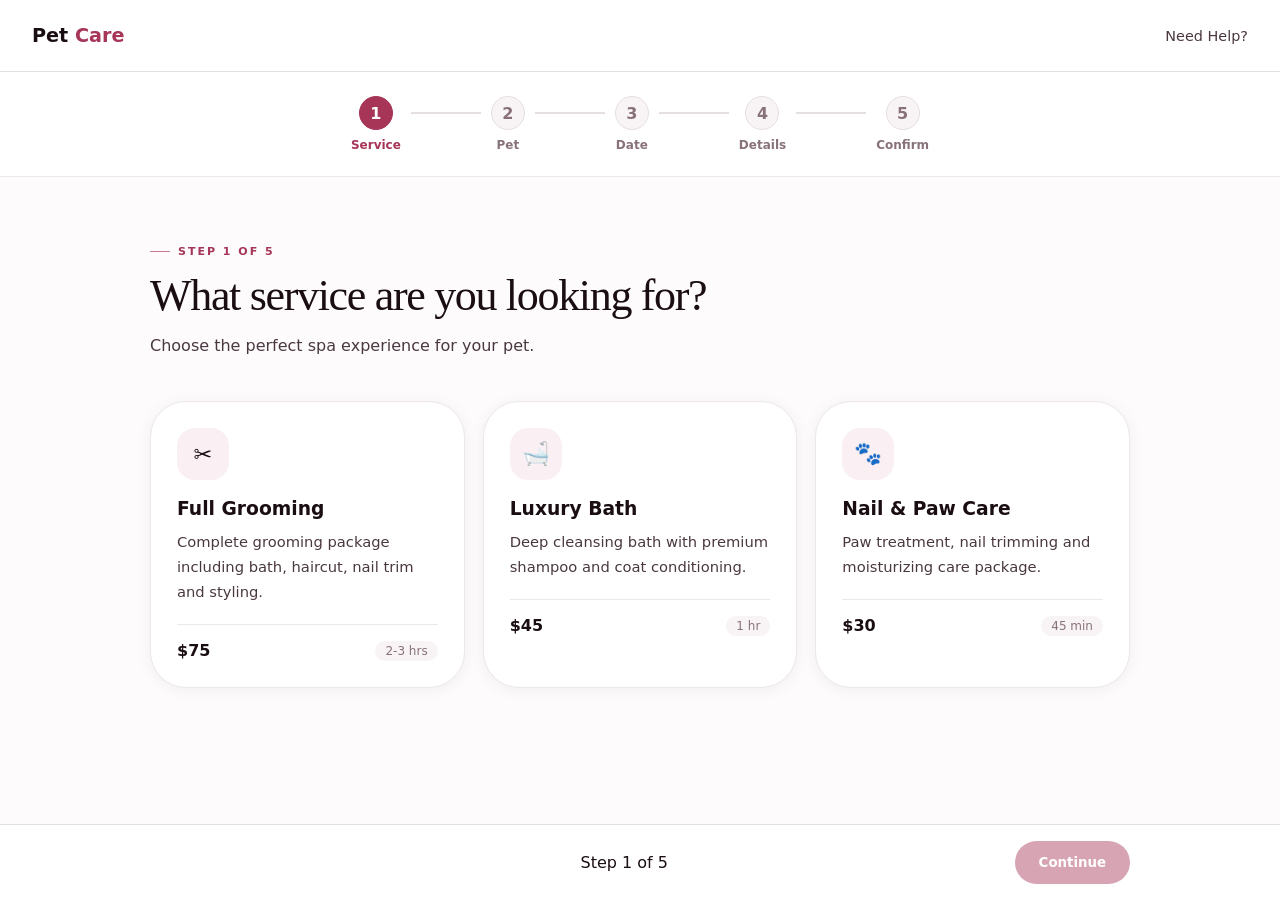
<file: pages/bookingcopy.html>
<!DOCTYPE html>
<html lang="en">
  <head>
    <meta charset="UTF-8" />
    <meta name="viewport" content="width=device-width, initial-scale=1.0" />
    <title>Pet Spa Booking</title>
    <link rel="icon" href="/public/assets/favicon.png?v=3">

    <style>
      :root {
        --pink: #a63558;
        --pink-dark: #7c2341;
        --pink-light: #c97892;
        --pink-pale: #faf0f3;
        --pink-border: #e3cdd5;
        --pink-muted: #edd5dc;
        --white: #ffffff;
        --bg: #fdfbfc;
        --surface: #f8f4f6;
        --surface-alt: #f2edf0;
        --border: #e5dee2;
        --border-soft: #ede7ea;
        --text: #1a0e12;
        --text-body: #4a3840;
        --text-muted: #887278;
        --shadow-xs: 0 1px 3px rgba(26, 18, 20, 0.04);
        --shadow-sm: 0 2px 12px rgba(26, 18, 20, 0.06);
        --shadow-md: 0 8px 28px rgba(26, 18, 20, 0.08);
        --shadow-lg: 0 20px 56px rgba(26, 18, 20, 0.1);
        --shadow-card: 0 2px 16px rgba(26, 18, 20, 0.055);
        --r-sm: 8px;
        --r-md: 16px;
        --r-lg: 24px;
        --r-xl: 36px;
        --r-2xl: 48px;
        --r-pill: 9999px;
        --ease: cubic-bezier(0.22, 1, 0.36, 1);
        --t-fast: 150ms ease;
        --t-base: 220ms ease;
        --t-smooth: 360ms cubic-bezier(0.22, 1, 0.36, 1);
        --font-body: 'Manrope', system-ui, -apple-system, sans-serif;
        --font-display: 'Playfair Display', Georgia, 'Times New Roman', serif;
      }
      * {
        margin: 0;
        padding: 0;
        box-sizing: border-box;
      }

      body {
        font-family: var(--font-body);
        background: var(--bg);
        color: var(--text);
      }

      button,
      input,
      textarea {
        font-family: inherit;
      }

      .booking-body {
        min-height: 100vh;
        display: flex;
        flex-direction: column;
      }

      /* HEADER */
      .bk-header {
        position: sticky;
        top: 0;
        z-index: 100;
        height: 72px;
        background: rgba(255, 255, 255, 0.92);
        backdrop-filter: blur(20px);
        border-bottom: 1px solid var(--border);
        display: flex;
        align-items: center;
        justify-content: space-between;
        padding: 0 32px;
      }

      .logo {
        font-size: 1.2rem;
        font-weight: 700;
      }

      .logo span {
        color: var(--pink);
      }

      .bk-header__help {
        text-decoration: none;
        color: var(--text-body);
        font-size: 0.9rem;
      }

      /* PROGRESS */
      .bk-progress-wrap {
        background: #fff;
        border-bottom: 1px solid var(--border-soft);
        padding: 24px 0;
      }

      .bk-progress {
        width: min(760px, 92%);
        margin: auto;
        display: flex;
        align-items: center;
        justify-content: center;
      }

      .bk-step {
        display: flex;
        flex-direction: column;
        align-items: center;
        gap: 8px;
      }

      .bk-step__num {
        width: 34px;
        height: 34px;
        border-radius: 50%;
        border: 1.5px solid var(--border);
        background: var(--surface);
        display: flex;
        align-items: center;
        justify-content: center;
        font-weight: 700;
        color: var(--text-muted);
        transition: 0.3s;
      }

      .bk-step__label {
        font-size: 0.75rem;
        color: var(--text-muted);
        font-weight: 600;
      }

      .bk-step.active .bk-step__num {
        background: var(--pink);
        border-color: var(--pink);
        color: #fff;
      }

      .bk-step.active .bk-step__label {
        color: var(--pink);
      }

      .bk-step.done .bk-step__num {
        background: var(--pink-pale);
        border-color: var(--pink);
        color: var(--pink);
      }

      .bk-step-line {
        flex: 1;
        height: 2px;
        background: var(--border);
        margin: 0 10px 22px;
        max-width: 70px;
      }

      .bk-step-line.done {
        background: var(--pink);
      }

      /* MAIN */
      .bk-main {
        flex: 1;
        padding: 60px 0 140px;
      }

      .bk-container {
        width: min(980px, 92%);
        margin: auto;
      }

      .bk-panel {
        display: none;
      }

      .bk-panel.active {
        display: block;
        animation: fade 0.4s ease;
      }

      @keyframes fade {
        from {
          opacity: 0;
          transform: translateY(10px);
        }
        to {
          opacity: 1;
          transform: translateY(0);
        }
      }

      .bk-panel__header {
        margin-bottom: 40px;
      }
      .bk-field-group.has-success .bk-input {
        border-color: #7bae8d;
        background: #fcfffd;
        box-shadow: 0 0 0 4px rgba(123, 174, 141, 0.1),
          0 10px 30px rgba(123, 174, 141, 0.08);
      }

      .bk-panel__header h2 {
        font-family: var(--font-display);
        font-size: clamp(1.75rem, 4vw, 2.75rem);
        font-weight: 500;
        letter-spacing: -0.03em;
        color: var(--text);
        margin: 14px 0 12px;
        line-height: 1.1;
      }

      .bk-panel__header p {
        color: var(--text-body);
        line-height: 1.8;
      }

      /* SERVICES */
      .bk-service-grid {
        display: grid;
        grid-template-columns: repeat(3, 1fr);
        gap: 18px;
      }

      .bk-service-card {
        background: #fff;
        border: 1.5px solid var(--border-soft);
        border-radius: var(--r-xl);
        padding: 26px;
        cursor: pointer;
        transition: 0.25s;
        box-shadow: var(--shadow-card);
      }

      .bk-service-card:hover {
        transform: translateY(-4px);
        border-color: var(--pink-border);
      }

      .bk-service-card.selected {
        border-color: var(--pink);
        box-shadow: 0 0 0 3px rgba(166, 53, 88, 0.12);
      }

      .bk-service-card__icon {
        width: 52px;
        height: 52px;
        border-radius: 18px;
        background: var(--pink-pale);
        display: flex;
        align-items: center;
        justify-content: center;
        font-size: 1.4rem;
        margin-bottom: 18px;
      }

      .bk-service-card h3 {
        margin-bottom: 10px;
      }

      .bk-service-card p {
        color: var(--text-body);
        line-height: 1.7;
        font-size: 0.92rem;
      }

      .bk-service-card__footer {
        margin-top: 20px;
        padding-top: 16px;
        border-top: 1px solid var(--border-soft);
        display: flex;
        justify-content: space-between;
      }

      .bk-confirm-callout svg {
        width: 20px;
        height: 20px;
        stroke: var(--pink);
        flex-shrink: 0;
        margin-top: 1px;
      }
      /* TYPE */
      .bk-pet-section {
        display: flex;
        flex-direction: column;
        gap: 30px;
      }

      .bk-label {
        display: block;
        margin-bottom: 12px;
        font-weight: 700;
      }

      .bk-type-grid,
      .bk-size-grid,
      .bk-age-grid {
        display: grid;
        gap: 12px;
      }

      .bk-type-grid {
        grid-template-columns: repeat(4, 1fr);
      }

      .bk-size-grid {
        grid-template-columns: repeat(4, 1fr);
      }

      .bk-age-grid {
        grid-template-columns: repeat(3, 1fr);
      }

      .bk-type-btn,
      .bk-size-btn,
      .bk-age-btn {
        border: 1.5px solid var(--border);
        background: #fff;
        border-radius: 20px;
        padding: 18px;
        cursor: pointer;
        transition: 0.2s;
        font-weight: 600;
      }

      .bk-type-btn:hover,
      .bk-size-btn:hover,
      .bk-age-btn:hover {
        border-color: var(--pink-border);
      }

      .bk-type-btn.selected,
      .bk-size-btn.selected,
      .bk-age-btn.selected {
        background: var(--pink-pale);
        border-color: var(--pink);
        color: var(--pink);
      }

      /* INPUT */
      .bk-input {
        width: 100%;
        border: 1.5px solid var(--border);
        background: #fff;
        border-radius: 16px;
        padding: 14px 16px;
        outline: none;
        transition: 0.2s;
      }

      .bk-input:focus {
        border-color: var(--pink);
        box-shadow: 0 0 0 4px rgba(166, 53, 88, 0.08);
      }

      .bk-form {
        display: flex;
        flex-direction: column;
        gap: 18px;
      }

      .bk-form__row {
        display: grid;
        grid-template-columns: 1fr 1fr;
        gap: 18px;
      }

      /* CALENDAR */
      .bk-datetime-grid {
        display: grid;
        grid-template-columns: 1fr 1fr;
        gap: 24px;
      }

      .bk-calendar,
      .bk-slots-wrap {
        background: #fff;
        border: 1px solid var(--border-soft);
        border-radius: 28px;
        padding: 24px;
        box-shadow: var(--shadow-card);
      }

      .bk-calendar__nav {
        display: flex;
        justify-content: space-between;
        align-items: center;
        margin-bottom: 20px;
      }

      .bk-cal-nav {
        width: 34px;
        height: 34px;
        border-radius: 50%;
        border: none;
        background: var(--surface);
        cursor: pointer;
      }

      .bk-calendar__grid {
        display: grid;
        grid-template-columns: repeat(7, 1fr);
        gap: 4px;
      }

      .bk-calendar__weekdays {
        display: grid;
        grid-template-columns: repeat(7, 1fr);
        margin-bottom: 10px;
        text-align: center;
        font-size: 0.75rem;
        color: var(--text-muted);
        font-weight: 700;
      }

      .bk-cal-day {
        aspect-ratio: 1;
        border: none;
        border-radius: 50%;
        background: transparent;
        cursor: pointer;
      }

      .bk-cal-day.selected {
        background: var(--pink);
        color: #fff;
      }

      .bk-cal-day.today {
        color: var(--pink);
        font-weight: 700;
      }

      .bk-cal-day:disabled {
        opacity: 0.35;
        cursor: default;
      }

      .bk-slot-grid {
        display: grid;
        grid-template-columns: repeat(3, 1fr);
        gap: 8px;
      }

      .bk-slot {
        padding: 10px;
        border-radius: 14px;
        border: 1.5px solid var(--border);
        background: #fff;
        cursor: pointer;
      }

      .bk-slot.selected {
        background: var(--pink);
        border-color: var(--pink);
        color: #fff;
      }

      .bk-slot:disabled {
        opacity: 0.4;
        text-decoration: line-through;
      }

      .bk-slots {
        display: flex;
        flex-direction: column;
        gap: 20px;
      }

      .bk-slots-empty {
        display: flex;
        align-items: center;
        justify-content: center;
        min-height: 280px;
        color: var(--text-muted);
      }

      /* SUMMARY */
      .bk-confirm-grid {
        display: grid;
        grid-template-columns: 1fr 320px;
        gap: 24px;
      }

      .bk-summary {
        background: #fff;
        border-radius: 28px;
        padding: 30px;
        border: 1px solid var(--border-soft);
      }

      .bk-summary__section {
        padding: 20px 0;
        border-bottom: 1px solid var(--border-soft);
      }

      .bk-summary__label {
        display: block;
        font-size: 0.72rem;
        color: var(--text-muted);
        margin-bottom: 8px;
        text-transform: uppercase;
        font-weight: 700;
      }

      .bk-summary__row {
        display: flex;
        justify-content: space-between;
      }

      .bk-summary__total {
        display: flex;
        justify-content: space-between;
        padding-top: 24px;
      }

      .bk-summary__total strong {
        font-size: 1.7rem;
      }

      .bk-confirm-callout {
        background: #fff;
        border-radius: 24px;
        margin-bottom: 20px;
        border: 1px solid var(--border-soft);
        padding: 22px;
      }

      /* SUCCESS */
      .bk-success {
        text-align: center;
        max-width: 560px;
        margin: auto;
      }

      .bk-success__icon {
        width: 80px;
        height: 80px;
        border-radius: 50%;
        background: linear-gradient(145deg, var(--pink), var(--pink-dark));
        color: #fff;
        font-size: 2rem;
        display: flex;
        align-items: center;
        justify-content: center;
        margin: 0 auto 26px;
      }

      .bk-success h2 {
        font-size: 3rem;
        margin-bottom: 12px;
      }

      .bk-success__details {
        margin: 30px 0;
        background: var(--surface);
        border-radius: 24px;
        padding: 24px;
        line-height: 1.8;
      }

      /* FOOTER */
      .bk-footer-nav {
        position: fixed;
        bottom: 0;
        left: 0;
        right: 0;
        background: rgba(255, 255, 255, 0.94);
        backdrop-filter: blur(18px);
        border-top: 1px solid var(--border);
        padding: 16px 0;
      }

      .bk-footer-nav__inner {
        width: min(980px, 92%);
        margin: auto;
        display: flex;
        justify-content: space-between;
        align-items: center;
      }

      .btn {
        border: none;
        padding: 14px 24px;
        border-radius: 999px;
        font-weight: 700;
        cursor: pointer;
        transition: 0.2s;
      }

      .btn-primary {
        background: var(--pink);
        color: #fff;
      }

      .btn-primary:hover {
        background: var(--pink-dark);
      }

      .btn-secondary {
        background: var(--surface);
      }

      .btn:disabled {
        opacity: 0.45;
        cursor: not-allowed;
      }
      .bk-service-card__duration {
        font-size: 0.75rem;
        color: #887278;
        background: #f8f4f6;
        padding: 3px 10px;
        border-radius: 9999px;
      }

      .eyebrow {
        display: inline-flex;
        align-items: center;
        gap: 8px;
        font-size: 0.69rem;
        font-weight: 700;
        letter-spacing: 0.18em;
        text-transform: uppercase;
        color: var(--pink);
      }

      .eyebrow::before {
        content: '';
        display: block;
        width: 20px;
        height: 1.5px;
        background: var(--pink-light);
        border-radius: 2px;
        flex-shrink: 0;
      }
      /* RESPONSIVE */
      @media (max-width: 860px) {
        .bk-service-grid {
          grid-template-columns: 1fr 1fr;
        }

        .bk-confirm-grid,
        .bk-datetime-grid {
          grid-template-columns: 1fr;
        }
      }

      @media (max-width: 640px) {
        .bk-service-grid,
        .bk-age-grid {
          grid-template-columns: 1fr;
        }

        .bk-type-grid,
        .bk-size-grid {
          grid-template-columns: 1fr 1fr;
        }

        .bk-form__row {
          grid-template-columns: 1fr;
        }

        .bk-slot-grid {
          grid-template-columns: 1fr 1fr;
        }

        .bk-step__label {
          display: none;
        }
      }
    </style>
  </head>

  <body class="booking-body">
    <header class="bk-header">
      <div class="logo">Pet <span>Care</span></div>
      <a href="#" class="bk-header__help">Need Help?</a>
    </header>

    <div class="bk-progress-wrap">
      <div class="bk-progress">
        <div class="bk-step active">
          <div class="bk-step__num">1</div>
          <div class="bk-step__label">Service</div>
        </div>

        <div class="bk-step-line"></div>

        <div class="bk-step">
          <div class="bk-step__num">2</div>
          <div class="bk-step__label">Pet</div>
        </div>

        <div class="bk-step-line"></div>

        <div class="bk-step">
          <div class="bk-step__num">3</div>
          <div class="bk-step__label">Date</div>
        </div>

        <div class="bk-step-line"></div>

        <div class="bk-step">
          <div class="bk-step__num">4</div>
          <div class="bk-step__label">Details</div>
        </div>

        <div class="bk-step-line"></div>

        <div class="bk-step">
          <div class="bk-step__num">5</div>
          <div class="bk-step__label">Confirm</div>
        </div>
      </div>
    </div>

    <main class="bk-main">
      <div class="bk-container">
        <!-- STEP 1 -->
        <section class="bk-panel active" id="bk-step-1">
          <div class="bk-panel__header">
            <span class="eyebrow">Step 1 of 5</span>
            <h2>What service are you looking for?</h2>
            <p>Choose the perfect spa experience for your pet.</p>
          </div>

          <div class="bk-service-grid">
            <div
              class="bk-service-card"
              data-service="grooming"
              data-name="Full Grooming"
              data-price="75"
              data-duration="2-3 hrs"
            >
              <div class="bk-service-card__icon">✂️</div>

              <h3>Full Grooming</h3>

              <p>
                Complete grooming package including bath, haircut, nail trim and
                styling.
              </p>

              <div class="bk-service-card__footer">
                <strong>$75</strong>
                <span class="bk-service-card__duration">2-3 hrs</span>
              </div>
            </div>

            <div
              class="bk-service-card"
              data-service="bath"
              data-name="Luxury Bath"
              data-price="45"
              data-duration="1 hr"
            >
              <div class="bk-service-card__icon">🛁</div>

              <h3>Luxury Bath</h3>

              <p>
                Deep cleansing bath with premium shampoo and coat conditioning.
              </p>

              <div class="bk-service-card__footer">
                <strong>$45</strong>
                <span class="bk-service-card__duration">1 hr</span>
              </div>
            </div>

            <div
              class="bk-service-card"
              data-service="nails"
              data-name="Nail & Paw Care"
              data-price="30"
              data-duration="45 min"
            >
              <div class="bk-service-card__icon">🐾</div>

              <h3>Nail & Paw Care</h3>

              <p>Paw treatment, nail trimming and moisturizing care package.</p>

              <div class="bk-service-card__footer">
                <strong>$30</strong>
                <span class="bk-service-card__duration">45 min</span>
              </div>
            </div>
          </div>
        </section>

        <!-- STEP 2 -->
        <section class="bk-panel" id="bk-step-2">
          <div class="bk-panel__header">
            <span class="eyebrow">Step 2 of 5</span>
            <h2>Tell us about your pet</h2>
            <p>This helps us prepare the best care experience.</p>
          </div>

          <div class="bk-pet-section">
            <div>
              <label class="bk-label">Pet Type</label>

              <div class="bk-type-grid">
                <button class="bk-type-btn" data-type="dog">🐶 Dog</button>
                <button class="bk-type-btn" data-type="cat">🐱 Cat</button>
                <button class="bk-type-btn" data-type="rabbit">
                  🐰 Rabbit
                </button>
                <button class="bk-type-btn" data-type="other">🐾 Other</button>
              </div>
            </div>

            <div id="bk-size-group">
              <label class="bk-label">Pet Size</label>

              <div class="bk-size-grid">
                <button class="bk-size-btn" data-size="small">Small</button>
                <button class="bk-size-btn" data-size="medium">Medium</button>
                <button class="bk-size-btn" data-size="large">Large</button>
                <button class="bk-size-btn" data-size="xlarge">XL</button>
              </div>
            </div>

            <div>
              <label class="bk-label">Pet Age</label>

              <div class="bk-age-grid">
                <button class="bk-age-btn" data-age="puppy">Young</button>
                <button class="bk-age-btn" data-age="adult">Adult</button>
                <button class="bk-age-btn" data-age="senior">Senior</button>
              </div>
            </div>

            <div>
              <label class="bk-label">Pet Name</label>
              <input
                type="text"
                class="bk-input"
                id="bk-pet-name"
                placeholder="Enter pet name"
              />
            </div>
          </div>
        </section>

        <!-- STEP 3 -->
        <section class="bk-panel" id="bk-step-3">
          <div class="bk-panel__header">
            <span class="eyebrow">Step 3 of 5</span>
            <h2>Choose date & time</h2>
            <p>Select an available appointment slot.</p>
          </div>

          <div class="bk-datetime-grid">
            <div class="bk-calendar">
              <div class="bk-calendar__nav">
                <button class="bk-cal-nav" id="bk-prev-month">‹</button>
                <h3 id="bk-month-label"></h3>
                <button class="bk-cal-nav" id="bk-next-month">›</button>
              </div>

              <div class="bk-calendar__weekdays">
                <span>Mon</span>
                <span>Tue</span>
                <span>Wed</span>
                <span>Thu</span>
                <span>Fri</span>
                <span>Sat</span>
                <span>Sun</span>
              </div>

              <div class="bk-calendar__grid" id="bk-cal-grid"></div>
            </div>

            <div class="bk-slots-wrap">
              <div class="bk-slots-empty" id="bk-slots-empty">
                <p>Select a date to view available time slots</p>
              </div>

              <div class="bk-slots" id="bk-slots" style="display: none">
                <h3 class="bk-slots__day" id="bk-slots-day"></h3>

                <div>
                  <p class="bk-label">Morning</p>
                  <div class="bk-slot-grid" id="bk-morning-slots"></div>
                </div>

                <div>
                  <p class="bk-label">Afternoon</p>
                  <div class="bk-slot-grid" id="bk-afternoon-slots"></div>
                </div>
              </div>
            </div>
          </div>
        </section>

        <!-- STEP 4 -->
        <section class="bk-panel" id="bk-step-4">
          <div class="bk-panel__header">
            <span class="eyebrow">Step 4 of 5</span>
            <h2>Your details</h2>
            <p>We’ll use this information to confirm your booking.</p>
          </div>

          <div class="bk-form">
            <div class="bk-form__row">
              <input class="bk-input" id="bk-first" placeholder="First name" />
              <input class="bk-input" id="bk-last" placeholder="Last name" />
            </div>

            <div class="bk-form__row">
              <input
                class="bk-input"
                id="bk-email"
                placeholder="Email address"
              />
              <input
                class="bk-input"
                id="bk-phone"
                placeholder="Phone number"
              />
            </div>

            <input
              class="bk-input"
              id="bk-breed"
              placeholder="Breed (optional)"
            />

            <textarea
              class="bk-input"
              id="bk-notes"
              rows="5"
              placeholder="Additional notes"
            ></textarea>
          </div>
        </section>

        <!-- STEP 5 -->
        <section class="bk-panel" id="bk-step-5">
          <div class="bk-panel__header">
            <span class="eyebrow">Step 5 of 5</span>
            <h2>Review and confirm</h2>
            <p>Please check your details before confirming your appointment.</p>
          </div>

          <div class="bk-confirm-grid">
            <div class="bk-summary">
              <div class="bk-summary__section">
                <span class="bk-summary__label">Service</span>
                <div class="bk-summary__row">
                  <strong id="sum-service">Veterinary Consultation</strong>
                  <span id="sum-price" class="bk-summary__price">From $75</span>
                </div>
                <span id="sum-duration" class="bk-summary__meta">45 min</span>
              </div>
              <div class="bk-summary__section">
                <span class="bk-summary__label">Your Pet</span>
                <strong id="sum-pet">"ssss" — Small Puppy</strong>
              </div>
              <div class="bk-summary__section">
                <span class="bk-summary__label">Date &amp; Time</span>
                <strong id="sum-datetime"
                  >Monday, May 18, 2026 at 1:00 PM</strong
                >
              </div>
              <div class="bk-summary__section">
                <span class="bk-summary__label">Contact</span>
                <strong id="sum-name">hai phuong</strong>
                <span id="sum-email" class="bk-summary__meta"
                  >luaherry@gmail.com</span
                >
                <span id="sum-phone" class="bk-summary__meta"
                  >+84901234567</span
                >
              </div>
              <div class="bk-summary__total">
                <span>Estimated total</span>
                <strong id="sum-total">From </strong>
              </div>
            </div>

            <div class="bk-confirm-aside">
              <div class="bk-confirm-callout">
                <svg
                  viewBox="0 0 24 24"
                  fill="none"
                  stroke="currentColor"
                  stroke-width="1.8"
                  stroke-linecap="round"
                  stroke-linejoin="round"
                >
                  <polyline points="20 6 9 17 4 12"></polyline>
                </svg>
                <div>
                  <strong>Free cancellation</strong>
                  <p>
                    Cancel or reschedule up to 24 hours before your appointment
                    at no charge.
                  </p>
                </div>
              </div>
              <div class="bk-confirm-callout">
                <svg
                  viewBox="0 0 24 24"
                  fill="none"
                  stroke="currentColor"
                  stroke-width="1.8"
                  stroke-linecap="round"
                  stroke-linejoin="round"
                >
                  <path
                    d="M22 16.92v3a2 2 0 0 1-2.18 2 19.79 19.79 0 0 1-8.63-3.07A19.5 19.5 0 0 1 4.69 12 19.79 19.79 0 0 1 1.61 3.18a2 2 0 0 1 1.89-2.18h3a2 2 0 0 1 2 1.72c.127.96.361 1.903.7 2.81a2 2 0 0 1-.45 2.11L7.91 8.84a16 16 0 0 0 6 6l1.27-1.27a2 2 0 0 1 2.11-.45c.907.339 1.85.573 2.81.7A2 2 0 0 1 22 16.92z"
                  ></path>
                </svg>
                <div>
                  <strong>Confirmation by email</strong>
                  <p>
                    You'll receive a confirmation and reminder 24 hours before
                    your visit.
                  </p>
                </div>
              </div>
            </div>
          </div>
        </section>

        <!-- SUCCESS -->
        <section class="bk-panel" id="bk-success">
          <div class="bk-success">
            <div class="bk-success__icon">✓</div>

            <h2>Booking Confirmed</h2>

            <p>
              Thank you for booking with Pet Care Spa. We’ve sent confirmation
              details to
              <strong id="success-email"></strong>.
            </p>

            <div class="bk-success__details" id="success-details"></div>

            <button href="../index.html" class="btn btn-primary">
              Back to Home
            </button>
          </div>
        </section>
      </div>
    </main>

    <!-- FOOTER NAV -->
    <div class="bk-footer-nav" id="bk-footer-nav">
      <div class="bk-footer-nav__inner">
        <button class="btn btn-secondary" id="bk-back">Back</button>

        <div id="bk-step-info">Step 1 of 5</div>

        <button class="btn btn-primary" id="bk-next" disabled>Continue</button>
      </div>
    </div>

    <script>
      const state = {
        step: 1,
        totalSteps: 5,
        service: null,
        serviceName: '',
        servicePrice: 0,
        serviceDuration: '',
        petType: null,
        petSize: null,
        petAge: null,
        petName: '',
        date: null,
        time: null,
        firstName: '',
        lastName: '',
        email: '',
        phone: '',
      };

      let calYear, calMonth;

      const today = new Date();
      calYear = today.getFullYear();
      calMonth = today.getMonth();

      const steps = document.querySelectorAll('.bk-step');
      const lines = document.querySelectorAll('.bk-step-line');
      const panels = document.querySelectorAll('.bk-panel');
      const nextBtn = document.getElementById('bk-next');
      const backBtn = document.getElementById('bk-back');

      function goTo(n) {
        state.step = n;

        panels.forEach((p) => p.classList.remove('active'));

        const target = document.getElementById(
          n <= state.totalSteps ? `bk-step-${n}` : 'bk-success'
        );

        target.classList.add('active');

        steps.forEach((s, i) => {
          s.classList.remove('active', 'done');

          if (i + 1 < n) s.classList.add('done');
          if (i + 1 === n) s.classList.add('active');
        });

        lines.forEach((l, i) => {
          l.classList.toggle('done', i + 1 < n);
        });

        backBtn.style.visibility = n > 1 ? 'visible' : 'hidden';

        document.getElementById('bk-step-info').innerText =
          n <= state.totalSteps ? `Step ${n} of ${state.totalSteps}` : '';

        if (n === 5) renderSummary();
        if (n > state.totalSteps) renderSuccess();

        validateStep();
      }

      function validateStep() {
        let valid = false;

        switch (state.step) {
          case 1:
            valid = !!state.service;
            break;

          case 2:
            valid = !!state.petType && !!state.petAge;
            break;

          case 3:
            valid = !!state.date && !!state.time;
            break;

          case 4:
            valid =
              document.getElementById('bk-first').value &&
              document.getElementById('bk-last').value &&
              document.getElementById('bk-email').value &&
              document.getElementById('bk-phone').value;
            break;

          case 5:
            valid = true;
            break;
        }

        nextBtn.disabled = !valid;
      }

      nextBtn.addEventListener('click', () => {
        if (state.step === state.totalSteps) {
          confirmBooking();
          return;
        }

        goTo(state.step + 1);
      });

      backBtn.addEventListener('click', () => {
        goTo(state.step - 1);
      });

      /* SERVICES */
      document.querySelectorAll('.bk-service-card').forEach((card) => {
        card.addEventListener('click', () => {
          document
            .querySelectorAll('.bk-service-card')
            .forEach((c) => c.classList.remove('selected'));

          card.classList.add('selected');

          state.service = card.dataset.service;
          state.serviceName = card.dataset.name;
          state.servicePrice = card.dataset.price;
          state.serviceDuration = card.dataset.duration;

          validateStep();
        });
      });

      /* PET */
      document.querySelectorAll('.bk-type-btn').forEach((btn) => {
        btn.addEventListener('click', () => {
          document
            .querySelectorAll('.bk-type-btn')
            .forEach((b) => b.classList.remove('selected'));

          btn.classList.add('selected');

          state.petType = btn.dataset.type;

          validateStep();
        });
      });

      document.querySelectorAll('.bk-size-btn').forEach((btn) => {
        btn.addEventListener('click', () => {
          document
            .querySelectorAll('.bk-size-btn')
            .forEach((b) => b.classList.remove('selected'));

          btn.classList.add('selected');

          state.petSize = btn.dataset.size;
        });
      });

      document.querySelectorAll('.bk-age-btn').forEach((btn) => {
        btn.addEventListener('click', () => {
          document
            .querySelectorAll('.bk-age-btn')
            .forEach((b) => b.classList.remove('selected'));

          btn.classList.add('selected');

          state.petAge = btn.dataset.age;

          validateStep();
        });
      });

      /* FORM */
      ['bk-first', 'bk-last', 'bk-email', 'bk-phone'].forEach((id) => {
        document.getElementById(id).addEventListener('input', validateStep);
      });

      /* CALENDAR */
      const MONTHS = [
        'January',
        'February',
        'March',
        'April',
        'May',
        'June',
        'July',
        'August',
        'September',
        'October',
        'November',
        'December',
      ];

      function renderCalendar() {
        const grid = document.getElementById('bk-cal-grid');

        grid.innerHTML = '';

        document.getElementById(
          'bk-month-label'
        ).innerText = `${MONTHS[calMonth]} ${calYear}`;

        const firstDay = new Date(calYear, calMonth, 1);
        const lastDay = new Date(calYear, calMonth + 1, 0);

        let offset = (firstDay.getDay() + 6) % 7;

        for (let i = 0; i < offset; i++) {
          const d = new Date(calYear, calMonth, -offset + i + 1);
          grid.appendChild(makeDay(d, true));
        }

        for (let d = 1; d <= lastDay.getDate(); d++) {
          grid.appendChild(makeDay(new Date(calYear, calMonth, d), false));
        }
      }

      function makeDay(date, otherMonth) {
        const btn = document.createElement('button');

        btn.className = 'bk-cal-day';

        btn.innerText = date.getDate();

        const isPast =
          date <
          new Date(today.getFullYear(), today.getMonth(), today.getDate());

        const isSun = date.getDay() === 0;

        if (otherMonth) btn.disabled = true;
        if (isPast) btn.disabled = true;
        if (isSun) btn.disabled = true;

        if (date.toDateString() === today.toDateString()) {
          btn.classList.add('today');
        }

        if (state.date && state.date.toDateString() === date.toDateString()) {
          btn.classList.add('selected');
        }

        btn.addEventListener('click', () => {
          state.date = date;
          state.time = null;

          renderCalendar();
          renderSlots(date);

          validateStep();
        });

        return btn;
      }

      function renderSlots(date) {
        document.getElementById('bk-slots-empty').style.display = 'none';
        document.getElementById('bk-slots').style.display = 'flex';

        document.getElementById('bk-slots-day').innerText =
          date.toLocaleDateString('en-US', {
            weekday: 'long',
            month: 'long',
            day: 'numeric',
          });

        const morning = [
          '9:00 AM',
          '9:30 AM',
          '10:00 AM',
          '10:30 AM',
          '11:00 AM',
        ];

        const afternoon = [
          '1:00 PM',
          '1:30 PM',
          '2:00 PM',
          '2:30 PM',
          '3:00 PM',
          '4:00 PM',
        ];

        const mornWrap = document.getElementById('bk-morning-slots');
        const aftWrap = document.getElementById('bk-afternoon-slots');

        mornWrap.innerHTML = '';
        aftWrap.innerHTML = '';

        morning.forEach((t) => mornWrap.appendChild(makeSlot(t)));
        afternoon.forEach((t) => aftWrap.appendChild(makeSlot(t)));
      }

      function makeSlot(time) {
        const btn = document.createElement('button');

        btn.className = 'bk-slot';
        btn.innerText = time;

        btn.addEventListener('click', () => {
          document
            .querySelectorAll('.bk-slot')
            .forEach((s) => s.classList.remove('selected'));

          btn.classList.add('selected');

          state.time = time;

          validateStep();
        });

        return btn;
      }

      document.getElementById('bk-prev-month').addEventListener('click', () => {
        calMonth--;

        if (calMonth < 0) {
          calMonth = 11;
          calYear--;
        }

        renderCalendar();
      });

      document.getElementById('bk-next-month').addEventListener('click', () => {
        calMonth++;

        if (calMonth > 11) {
          calMonth = 0;
          calYear++;
        }

        renderCalendar();
      });

      /* SUMMARY */
      function renderSummary() {
        state.firstName = document.getElementById('bk-first').value;

        state.lastName = document.getElementById('bk-last').value;

        state.email = document.getElementById('bk-email').value;

        state.phone = document.getElementById('bk-phone').value;

        document.getElementById('sum-service').innerText = state.serviceName;

        document.getElementById('sum-price').innerText =
          '$' + state.servicePrice;

        document.getElementById('sum-duration').innerText =
          state.serviceDuration;

        document.getElementById('sum-pet').innerText = `${
          state.petType || ''
        } ${state.petSize || ''}`;

        document.getElementById(
          'sum-datetime'
        ).innerText = `${state.date.toDateString()} at ${state.time}`;

        document.getElementById(
          'sum-name'
        ).innerText = `${state.firstName} ${state.lastName}`;

        document.getElementById('sum-email').innerText = state.email;

        document.getElementById('sum-phone').innerText = state.phone;

        document.getElementById('sum-total').innerText =
          '$' + state.servicePrice;
      }

      /* SUCCESS */
      function confirmBooking() {
        nextBtn.disabled = true;
        nextBtn.innerText = 'Confirming...';

        setTimeout(() => {
          goTo(6);

          nextBtn.style.display = 'none';
          backBtn.style.display = 'none';
        }, 1200);
      }

      function renderSuccess() {
        document.getElementById('success-email').innerText = state.email;

        document.getElementById('success-details').innerHTML = `
      <strong>${state.serviceName}</strong><br>
      ${state.date.toDateString()} at ${state.time}<br>
      ${state.firstName} ${state.lastName}<br>
      ${state.phone}
    `;
      }

      /* INIT */
      renderCalendar();
      goTo(1);
    </script>
  </body>
</html>
</file>
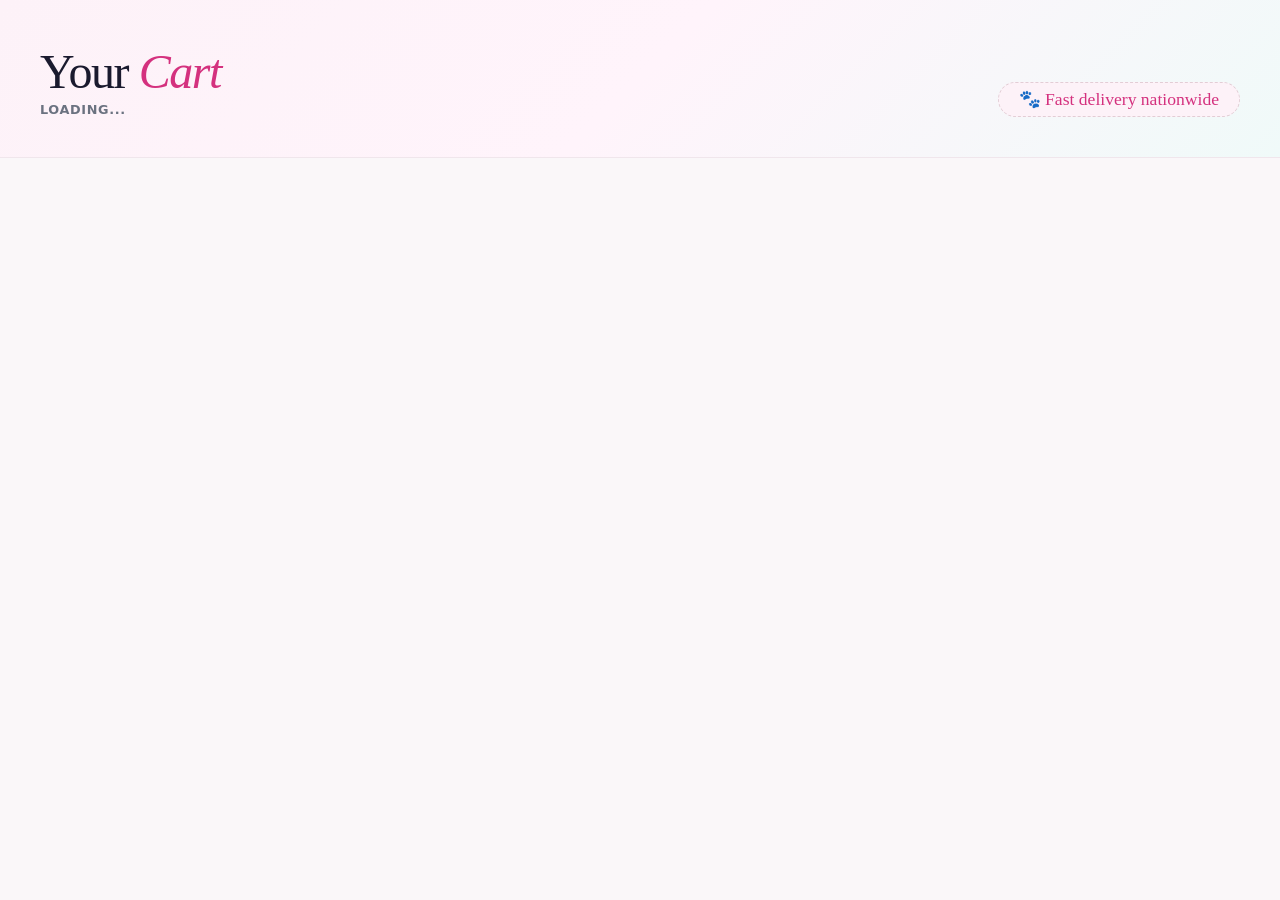
<file: pages/cart.html>
<style>
/* ════════════════════════════════════════
   ROOT TOKENS — giữ nguyên từ design system
════════════════════════════════════════ */
:root {
  --pink:        #d4317e;
  --pink-light:  #f472b6;
  --pink-pale:   #fdf2f8;
  --pink-deep:   #a8185a;
  --pink-dark:   #7C2341;
  --teal:        #2dd4bf;
  --teal-dark:   #0e9f8e;
  --white:       #fff;
  --gray:        #6b7280;
  --gray-light:  #f9fafb;
  --dark:        #1a1a2e;
  --gold:        #f59e0b;
  --border:      #f0e6ec;
  --pink-border: #E3CDD5;
  --green:       #22c55e;
  --green-dark:  #16a34a;
  --font-body:    'Manrope', system-ui, sans-serif;
  --font-display: 'Playfair Display', Georgia, serif;
  --font-hand:    'Caveat', cursive;
  --surface:     #faf7f9;
  --card-bg:     #ffffff;
  --ease:        cubic-bezier(0.22, 1, 0.36, 1);
}

*,*::before,*::after { box-sizing: border-box; margin: 0; padding: 0; }
html { scroll-behavior: smooth; }
body {
  font-family: var(--font-body);
  background: var(--surface);
  color: var(--dark);
  min-height: 100vh;
}

/* ════════════════════════════════════════
   HERO
════════════════════════════════════════ */
.cart-hero {
  background: linear-gradient(135deg, var(--pink-pale) 0%, #fff4fb 50%, #f0faf9 100%);
  border-bottom: 1px solid var(--border);
  padding: 48px 40px 40px;
}
.cart-hero__inner {
  max-width: 1200px;
  margin: 0 auto;
  display: flex;
  align-items: flex-end;
  justify-content: space-between;
  gap: 16px;
  flex-wrap: wrap;
}
.cart-hero__title {
  font-family: var(--font-display);
  font-size: clamp(2rem, 4vw, 3rem);
  font-weight: 400;
  color: var(--dark);
  letter-spacing: -.03em;
  line-height: 1;
}
.cart-hero__title em { color: var(--pink); font-style: italic; }
.cart-hero__meta {
  font-size: .8rem;
  font-weight: 600;
  color: var(--gray);
  letter-spacing: .05em;
  text-transform: uppercase;
  margin-top: 6px;
}
.cart-hero__badge {
  font-family: var(--font-hand);
  font-size: 1.1rem;
  color: var(--pink);
  background: var(--pink-pale);
  border: 1.5px dashed var(--pink-border);
  border-radius: 999px;
  padding: 6px 20px;
}

/* ════════════════════════════════════════
   WRAP + LAYOUT
════════════════════════════════════════ */
.cp-wrap {
  max-width: 1200px;
  margin: 0 auto;
  padding: 36px 40px 80px;
}
.cp-layout {
  display: grid;
  grid-template-columns: 1fr 360px;
  gap: 24px;
  align-items: start;
}

/* ════════════════════════════════════════
   EMPTY STATE
════════════════════════════════════════ */
.cp-empty {
  display: none;
  flex-direction: column;
  align-items: center;
  justify-content: center;
  padding: 100px 24px;
  text-align: center;
  gap: 16px;
}
.cp-empty.show { display: flex; }
.cp-empty__icon {
  width: 100px; height: 100px;
  background: var(--pink-pale);
  border-radius: 50%;
  display: flex; align-items: center; justify-content: center;
  font-size: 2.8rem;
  animation: floatIcon 3s ease-in-out infinite;
  border: 2px dashed var(--pink-border);
}
@keyframes floatIcon {
  0%,100% { transform: translateY(0); }
  50%      { transform: translateY(-10px); }
}
.cp-empty__title {
  font-family: var(--font-display);
  font-size: 2rem; font-weight: 400;
  color: var(--dark); letter-spacing: -.02em;
}
.cp-empty__sub { font-size: .9rem; color: var(--gray); line-height: 1.7; }
.cp-btn-back {
  display: inline-flex; align-items: center; gap: 8px;
  padding: 13px 30px; border-radius: 999px;
  background: var(--pink); color: #fff;
  font-family: var(--font-body); font-size: .88rem; font-weight: 700;
  text-decoration: none; margin-top: 8px;
  box-shadow: 0 6px 24px rgba(212,49,126,.28);
  transition: .2s;
}
.cp-btn-back:hover { background: var(--pink-deep); transform: translateY(-2px); }

/* ════════════════════════════════════════
   TABLE COLUMN
════════════════════════════════════════ */
.cp-table-col {
  background: var(--card-bg);
  border: 1.5px solid var(--border);
  border-radius: 28px;
  overflow: hidden;
}
.cp-table-head {
  display: grid;
  grid-template-columns: 1fr 110px 140px 110px 44px;
  padding: 13px 28px;
  background: var(--surface);
  border-bottom: 1.5px solid var(--border);
  gap: 8px;
}
.cp-th {
  font-size: .65rem; font-weight: 800;
  letter-spacing: .12em; text-transform: uppercase; color: var(--gray);
}
.cp-th--price, .cp-th--qty, .cp-th--total { text-align: center; }

/* strip */
.cp-strip {
  display: flex; align-items: center; justify-content: space-between;
  padding: 10px 28px;
  background: rgba(212,49,126,.03);
  border-bottom: 1px solid var(--border);
}
.cp-strip__count { font-size: .75rem; font-weight: 700; color: var(--pink); letter-spacing: .04em; }
.cp-strip__ship  { display: flex; align-items: center; gap: 6px; font-size: .72rem; font-weight: 700; color: var(--green-dark); }

/* row */
.cp-row {
  display: grid;
  grid-template-columns: 1fr 110px 140px 110px 44px;
  padding: 22px 28px; gap: 8px;
  align-items: center;
  border-bottom: 1px solid var(--border);
  transition: background .15s;
  animation: rowIn .35s var(--ease) both;
}
@keyframes rowIn { from { opacity:0; transform:translateY(8px); } to { opacity:1; transform:translateY(0); } }
.cp-row:last-child { border-bottom: none; }
.cp-row:hover { background: var(--surface); }

/* cells */
.cp-cell { display: flex; align-items: center; }
.cp-cell--price, .cp-cell--qty, .cp-cell--total { justify-content: center; }
.cp-cell--del { justify-content: flex-end; }
.cp-cell--product { 
   overflow: hidden;
   gap: 16px; 
   min-width: 0;
}

.cp-item-img {
  width: 80px; height: 80px;
  object-fit: cover;
  border-radius: 18px;
  border: 1.5px solid var(--border);
  flex-shrink: 0;
  background: var(--surface);
  transition: transform .25s var(--ease);
}
.cp-row:hover .cp-item-img { transform: scale(1.04); }
.cp-item-info { min-width: 0; }
.cp-item-name {
  font-size: .88rem; font-weight: 800; color: var(--dark);
  line-height: 1.4; margin-bottom: 4px;
  white-space: nowrap; overflow: hidden; text-overflow: ellipsis;
  max-width: 240px;
}
.cp-item-cat {
  display: inline-block;
  font-size: .62rem; font-weight: 800;
  letter-spacing: .1em; text-transform: uppercase;
  color: var(--pink); background: var(--pink-pale);
  padding: 2px 8px; border-radius: 6px;
  border: 1px solid var(--pink-border);
}
.cp-cell--price { font-size: .84rem; font-weight: 700; color: var(--gray); }

/* qty stepper */
.cp-qty {
  display: inline-flex; align-items: center;
  border: 1.5px solid var(--pink-border);
  border-radius: 14px; overflow: hidden;
  background: #fff;
}
.cp-qty-btn {
  width: 34px; height: 34px;
  border: none; background: transparent; cursor: pointer;
  font-size: 1.1rem; font-weight: 500; color: var(--gray);
  display: flex; align-items: center; justify-content: center;
  transition: .15s; line-height: 1;
}
.cp-qty-btn:hover { background: var(--pink-pale); color: var(--pink); }
.cp-qty-val {
  min-width: 34px; text-align: center;
  font-size: .85rem; font-weight: 800; color: var(--dark);
  border-left: 1px solid var(--pink-border);
  border-right: 1px solid var(--pink-border);
  line-height: 34px; padding: 0 2px;
}

/* line total */
.cp-line-total {
  font-family: var(--font-display);
  font-size: 1rem; color: var(--pink);
  justify-content: center;
}

/* delete btn */
.cp-del-btn {
  width: 34px; height: 34px;
  border-radius: 50%;
  border: 1.5px solid var(--border);
  background: transparent; cursor: pointer;
  display: flex; align-items: center; justify-content: center;
  color: #c8b4be; transition: .2s; flex-shrink: 0;
}
.cp-del-btn:hover {
  border-color: #fca5a5; color: #ef4444;
  background: #fef2f2; transform: scale(1.1);
}

/* table footer */
.cp-table-footer {
  padding: 16px 28px;
  background: var(--surface);
  border-top: 1.5px solid var(--border);
  display: flex; align-items: center; justify-content: space-between;
}
.cp-continue-link {
  display: inline-flex; align-items: center; gap: 6px;
  font-size: .78rem; font-weight: 700;
  color: var(--gray); text-decoration: none;
  transition: .15s; letter-spacing: .02em;
}
.cp-continue-link:hover { color: var(--pink); gap: 10px; }
.cp-clear-btn {
  font-size: .72rem; font-weight: 700;
  color: #e5a0a0; background: none; border: none;
  cursor: pointer; letter-spacing: .04em; text-transform: uppercase;
  transition: .15s;
}
.cp-clear-btn:hover { color: #ef4444; }

/* ════════════════════════════════════════
   SUMMARY COLUMN
════════════════════════════════════════ */
.cp-summary-col {
  position: sticky; top: 88px;
  display: flex; flex-direction: column; gap: 16px;
}

/* free ship card */
.cp-ship-card {
  background: var(--card-bg);
  border: 1.5px solid var(--border);
  border-radius: 22px; padding: 20px 22px; overflow: hidden;
}
.cp-ship-label {
  display: flex; justify-content: space-between; align-items: center; margin-bottom: 10px;
}
.cp-ship-label span  { font-size: .75rem; font-weight: 700; color: var(--gray); }
.cp-ship-label strong { font-size: .75rem; font-weight: 800; color: var(--green-dark); }
.cp-ship-bar { height: 6px; background: var(--border); border-radius: 999px; overflow: hidden; margin-bottom: 8px; }
.cp-ship-fill { height: 100%; background: linear-gradient(90deg, var(--teal), var(--green)); border-radius: 999px; transition: width .6s var(--ease); }
.cp-ship-msg { font-size: .72rem; font-weight: 700; color: var(--teal-dark); display: flex; align-items: center; gap: 5px; }

/* summary card */
.cp-summary {
  background: var(--card-bg);
  border: 1.5px solid var(--border);
  border-radius: 28px; padding: 28px 24px;
  position: relative; overflow: hidden;
}
.cp-summary::before {
  content: ''; position: absolute; top: -30px; right: -30px;
  width: 120px; height: 120px;
  background: radial-gradient(circle, rgba(212,49,126,.08) 0%, transparent 70%);
  border-radius: 50%; pointer-events: none;
}
.cp-summary__title {
  font-family: var(--font-display);
  font-size: 1.25rem; font-weight: 400; color: var(--dark);
  letter-spacing: -.02em; margin-bottom: 22px; padding-bottom: 18px;
  border-bottom: 1.5px solid var(--border);
  display: flex; align-items: center; justify-content: space-between;
}
.cp-summary__title i {
  font-size: .8rem; color: var(--pink); background: var(--pink-pale);
  width: 28px; height: 28px; border-radius: 50%;
  display: flex; align-items: center; justify-content: center;
}

/* sum rows */
.cp-sum-rows { display: flex; flex-direction: column; gap: 13px; margin-bottom: 22px; }
.cp-sum-row {
  display: flex; justify-content: space-between; align-items: center;
  font-size: .82rem; font-weight: 600; color: var(--gray);
}
.cp-sum-row .val { color: var(--dark); font-weight: 800; }
.cp-sum-row .free { color: var(--green-dark); font-weight: 800; display: flex; align-items: center; gap: 5px; }
.cp-sum-row.discount .val { color: var(--pink); }

/* voucher */
.cp-voucher { margin-bottom: 22px; }
.cp-voucher__label { font-size: .65rem; font-weight: 800; text-transform: uppercase; letter-spacing: .12em; color: var(--gray); margin-bottom: 9px; }
.cp-voucher__row { display: flex; gap: 8px; align-items: stretch; }
.cp-voucher__input {
  flex: 1; padding: 11px 15px;
  border: 1.5px solid var(--pink-border); border-radius: 14px;
  font-family: var(--font-body); font-size: .82rem; color: var(--dark);
  background: #fff; outline: none; transition: .2s;
  text-transform: uppercase; letter-spacing: .06em;
}
.cp-voucher__input::placeholder { text-transform: none; letter-spacing: 0; color: #c9b0bc; }
.cp-voucher__input:focus { border-color: var(--pink); box-shadow: 0 0 0 4px rgba(212,49,126,.08); }
.cp-voucher__btn {
  padding: 11px 16px; border-radius: 14px;
  background: var(--dark); color: #fff; border: none;
  font-family: var(--font-body); font-size: .78rem; font-weight: 800;
  cursor: pointer; white-space: nowrap; transition: .2s; letter-spacing: .03em;
}
.cp-voucher__btn:hover { background: var(--pink); transform: translateY(-1px); }
.cp-voucher__msg { font-size: .73rem; font-weight: 700; margin-top: 7px; min-height: 16px; }
.cp-voucher__msg.ok { color: var(--green-dark); }
.cp-voucher__msg.err { color: #ef4444; }

/* divider + grand total */
.cp-sum-divider { height: 1.5px; background: var(--border); margin: 0 0 20px; }
.cp-sum-total { display: flex; justify-content: space-between; align-items: baseline; margin-bottom: 22px; }
.cp-sum-total span { font-size: .82rem; font-weight: 700; color: var(--gray); }
.cp-sum-total strong { font-family: var(--font-display); font-size: 1.9rem; color: var(--pink); letter-spacing: -.02em; line-height: 1; }

/* checkout btn */
.cp-checkout-btn {
  display: flex; align-items: center; justify-content: center; gap: 10px;
  width: 100%; padding: 16px;
  background: var(--dark); color: #fff; border: none; border-radius: 18px;
  font-family: var(--font-body); font-size: .9rem; font-weight: 800;
  text-decoration: none; cursor: pointer; transition: .25s var(--ease);
  letter-spacing: .03em; margin-bottom: 12px;
  position: relative; overflow: hidden;
}
.cp-checkout-btn::before {
  content: ''; position: absolute; inset: 0;
  background: linear-gradient(135deg, var(--pink-deep), var(--pink));
  opacity: 0; transition: opacity .25s;
}
.cp-checkout-btn:hover::before { opacity: 1; }
.cp-checkout-btn span, .cp-checkout-btn i { position: relative; z-index: 1; }
.cp-checkout-btn:hover { transform: translateY(-2px); box-shadow: 0 12px 32px rgba(26,26,46,.25); }

/* pay icons */
.cp-pay-icons { display: flex; align-items: center; justify-content: center; gap: 8px; margin-bottom: 20px; opacity: .55; }
.cp-pay-icons i { font-size: 1.3rem; color: var(--gray); }

/* guarantees */
.cp-guarantees { display: flex; flex-direction: column; gap: 10px; padding-top: 16px; border-top: 1.5px solid var(--border); }
.cp-guarantee { display: flex; align-items: center; gap: 10px; font-size: .74rem; font-weight: 700; color: var(--gray); }
.cp-guarantee-icon {
  width: 28px; height: 28px; border-radius: 10px;
  background: var(--surface); border: 1px solid var(--border);
  display: flex; align-items: center; justify-content: center; flex-shrink: 0;
}
.cp-guarantee-icon i { font-size: .75rem; color: var(--teal-dark); }

/* ════════════════════════════════════════
   NO-ITEMS placeholder in table
════════════════════════════════════════ */
.cp-no-items {
  padding: 40px 28px;
  text-align: center;
  font-size: .85rem; font-weight: 600; color: var(--gray);
  font-style: italic;
}

/* ════════════════════════════════════════
   RESPONSIVE
════════════════════════════════════════ */
@media (max-width: 960px) {
  .cp-layout { grid-template-columns: 1fr; }
  .cp-summary-col { position: static; }
  .cp-wrap { padding: 24px 20px 60px; }
  .cart-hero { padding: 32px 20px 28px; }
}
@media (max-width: 640px) {
  .cp-table-head { display: none; }
  .cp-row {
    grid-template-columns: 1fr auto;
    grid-template-rows: auto auto;
    padding: 18px;
    gap: 12px;
  }
  .cp-cell--product { grid-column: 1 / -1; }
  .cp-cell--price { display: none; }
  .cp-cell--qty { justify-content: flex-start; }
  .cp-cell--del { grid-row: 2; align-self: center; }
  .cp-cell--total { font-size: .92rem; }
  .cp-item-name { max-width: 200px; }
  .cp-strip { padding: 10px 18px; }
  .cp-table-footer { padding: 14px 18px; }
}
</style>
</head>
<body>

<!-- ════════════════════════════════════
     HERO
════════════════════════════════════ -->
<div class="cart-hero">
  <div class="cart-hero__inner">
    <div>
      <h1 class="cart-hero__title">Your <em>Cart</em></h1>
      <p class="cart-hero__meta" id="hero-meta">Loading...</p>
    </div>
    <div class="cart-hero__badge">🐾 Fast delivery nationwide</div>
  </div>
</div>

<!-- ════════════════════════════════════
     MAIN
════════════════════════════════════ -->
<div class="cp-wrap">

  <!-- Empty state — hiện khi không có sản phẩm -->
  <div class="cp-empty" id="cp-empty">
    <div class="cp-empty__icon">🛒</div>
    <h2 class="cp-empty__title">Your cart is empty</h2>
    <p class="cp-empty__sub">Add some products and come back here to checkout!</p>
    <a href="#shop" class="cp-btn-back">
      <i class="fa fa-arrow-left"></i> Back to shop
    </a>
  </div>

  <!-- Cart layout — hiện khi có sản phẩm -->
  <div class="cp-layout" id="cp-layout" style="display:none">

    <!-- ── LEFT: TABLE ── -->
    <div class="cp-table-col">

      <div class="cp-table-head">
        <span class="cp-th">Product</span>
        <span class="cp-th cp-th--price">Unit Price</span>
        <span class="cp-th cp-th--qty">Quantity</span>
        <span class="cp-th cp-th--total">Subtotal</span>
        <span class="cp-th"></span>
      </div>

      <div class="cp-strip">
        <span class="cp-strip__count" id="strip-count">0 items in cart</span>
        <span class="cp-strip__ship">
          <i class="fa fa-truck"></i>
          <span id="strip-ship-msg">Calculating...</span>
        </span>
      </div>

      <!-- Items — dynamically rendered by JS -->
      <div class="cp-items" id="cp-items">
        <div class="cp-no-items">Loading items...</div>
      </div>

      <div class="cp-table-footer">
        <a href="#shop" class="cp-continue-link">
          <svg width="14" height="14" viewBox="0 0 24 24" fill="none" stroke="currentColor" stroke-width="2.5" stroke-linecap="round"><polyline points="15 18 9 12 15 6"/></svg>
          Continue shopping
        </a>
        <button class="cp-clear-btn" onclick="cpClearCart()">Clear all</button>
      </div>
    </div>

    <!-- ── RIGHT: SUMMARY ── -->
    <div class="cp-summary-col">

      <!-- Free ship progress -->
      <div class="cp-ship-card">
        <div class="cp-ship-label">
          <span>Free shipping threshold</span>
          <strong id="ship-remaining">–</strong>
        </div>
        <div class="cp-ship-bar">
          <div class="cp-ship-fill" id="ship-fill" style="width:0%"></div>
        </div>
        <div class="cp-ship-msg">
          <i class="fa fa-circle-check"></i>
          <span id="ship-msg">Calculating...</span>
        </div>
      </div>

      <!-- Summary card -->
      <div class="cp-summary">
        <h3 class="cp-summary__title">
          Order Summary
          <i class="fa fa-receipt"></i>
        </h3>

        <div class="cp-sum-rows">
          <div class="cp-sum-row">
            <span>Subtotal (<span id="sum-count">0</span> items)</span>
            <span class="val" id="cp-subtotal">0₫</span>
          </div>
          <div class="cp-sum-row">
              <span>Shipping</span>
            
              <span id="cp-shipping">
                <i class="fa fa-check"></i> Free
              </span>
            </div>
          <div class="cp-sum-row discount" id="cp-discount-row" style="display:none">
            <span>Voucher <span id="cp-voucher-tag" style="font-size:.65rem;font-weight:800;background:var(--pink-pale);color:var(--pink);padding:2px 7px;border-radius:6px;border:1px solid var(--pink-border);margin-left:4px;"></span></span>
            <span class="val" id="cp-discount-val">−0₫</span>
          </div>
        </div>

        <!-- Voucher -->
        <div class="cp-voucher">
          <div class="cp-voucher__label">Discount code</div>
          <div class="cp-voucher__row">
            <input class="cp-voucher__input" id="cp-voucher-input" type="text" placeholder="Enter voucher code..." autocomplete="off">
            <button class="cp-voucher__btn" onclick="cpApplyVoucher()">Apply</button>
          </div>
          <div class="cp-voucher__msg" id="cp-voucher-msg"></div>
        </div>

        <div class="cp-sum-divider"></div>

        <div class="cp-sum-total">
          <span>Total</span>
          <strong id="cp-grand-total">0₫</strong>
        </div>

        <button class="cp-checkout-btn">
          <span>Proceed to Checkout</span>
          <i class="fa fa-arrow-right"></i>
        </button>

        <div class="cp-pay-icons">
          <i class="fa-brands fa-cc-visa"></i>
          <i class="fa-brands fa-cc-mastercard"></i>
          <i class="fa-brands fa-cc-paypal"></i>
          <i class="fa-brands fa-google-pay"></i>
          <i class="fa-brands fa-apple-pay"></i>
        </div>

        <div class="cp-guarantees">
          <div class="cp-guarantee">
            <div class="cp-guarantee-icon"><i class="fa fa-lock"></i></div>
            256-bit SSL secure payment
          </div>
          <div class="cp-guarantee">
            <div class="cp-guarantee-icon"><i class="fa fa-rotate-left"></i></div>
            Free returns within 30 days
          </div>
          <div class="cp-guarantee">
            <div class="cp-guarantee-icon"><i class="fa fa-truck"></i></div>
            Nationwide delivery in 2–4 days
          </div>
        </div>
      </div>

    </div>
  </div><!-- /cp-layout -->

</div><!-- /cp-wrap -->
</file>
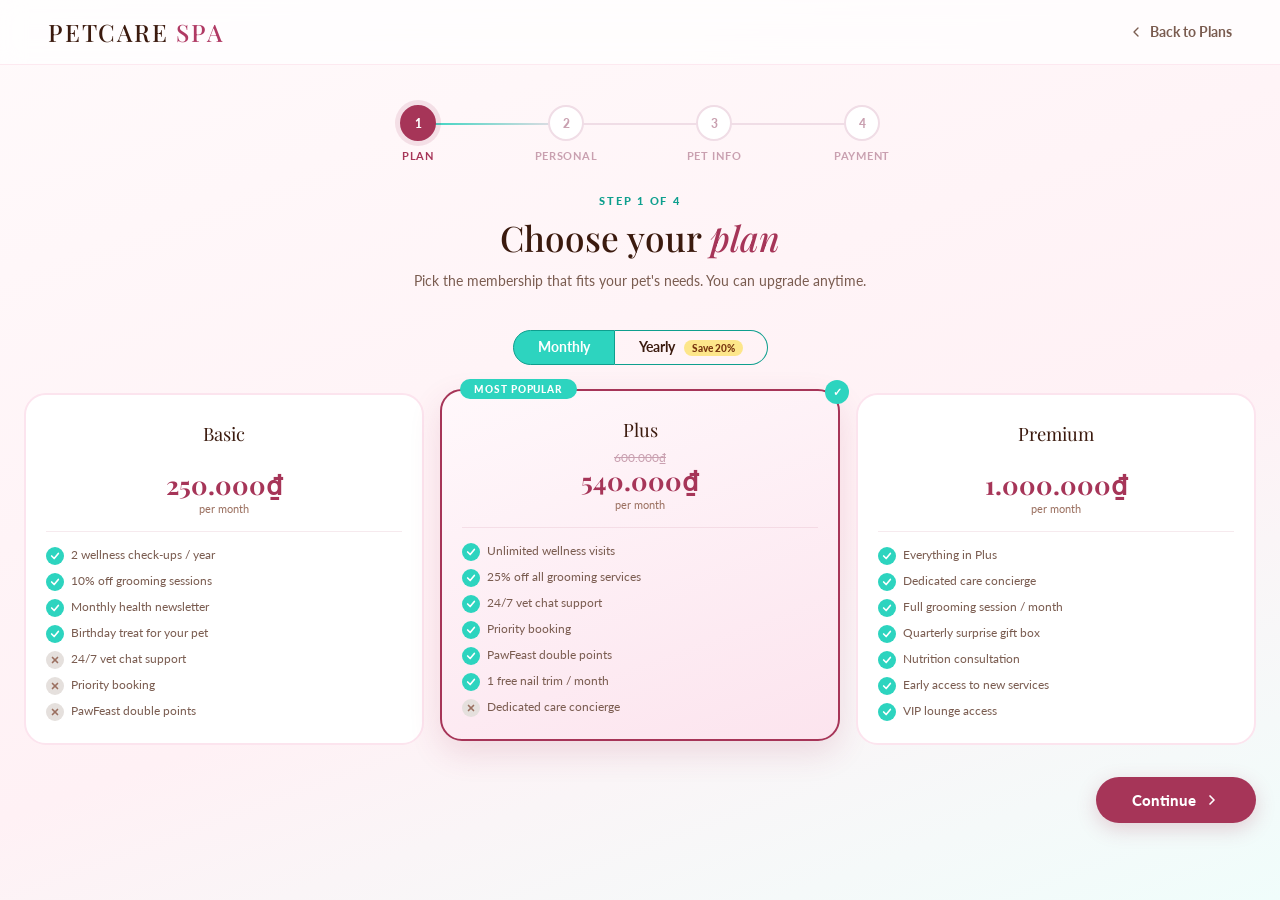
<file: pages/membership-signup.html>
<!DOCTYPE html>
<html lang="en">
<head>
  <meta charset="UTF-8" />
  <meta name="viewport" content="width=device-width, initial-scale=1.0" />
  <title>Join Petcare Spa — Membership Signup</title>
  <link rel="icon" href="/public/assets/favicon.png?v=3">
  <link
rel="stylesheet"
href="https://cdnjs.cloudflare.com/ajax/libs/font-awesome/6.5.1/css/all.min.css"
/>
  <link href="https://fonts.googleapis.com/css2?family=Playfair+Display:ital,wght@0,400;0,700;1,400&family=Lato:wght@300;400;700;900&display=swap" rel="stylesheet" />
  <style>
    *, *::before, *::after { box-sizing: border-box; margin: 0; padding: 0; }

    :root {
      --pink:        #a63558;
      --pink-light:  #fce4ee;
      --pink-mid:    #f9b8d0;
      --teal:        #2dd4bf;
      --teal-dark:   #0e9f8e;
      --brown:       #3b1a0e;
      --brown-mid:   #7a5c50;
      --brown-light: #9b7060;
      --surface:     #fffafb;
      --white:       #ffffff;
      --font-display:'Playfair Display', serif;
      --font-body:   'Lato', sans-serif;
    }

    html { scroll-behavior: smooth; }

    body {
      font-family: var(--font-body);
      background: linear-gradient(160deg, #fffafb 0%, #fff1f5 60%, #f0fdfb 100%);
      min-height: 100vh;
      color: var(--brown);
      -webkit-font-smoothing: antialiased;
    }

    /* ── HEADER ── */
    .signup-header {
      display: flex;
      align-items: center;
      justify-content: space-between;
      padding: 20px 48px;
      border-bottom: 1px solid rgba(249,184,208,.3);
      background: rgba(255,255,255,.7);
      backdrop-filter: blur(12px);
      position: sticky;
      top: 0;
      z-index: 100;
    }
    .logo {
      display: flex;
      align-items: center;
      gap: 12px;
      cursor: pointer;
      flex-shrink: 0;
    }
    
    .logo-text {
      font-family: 'Playfair Display', Georgia, 'Times New Roman', serif;
      font-size: 1.5rem;
      font-weight: 500;
      letter-spacing: 1.8px;
      color: var(--color-text-primary);
      text-transform: uppercase;
      line-height: 1;
      white-space: nowrap;
      text-decoration: none;
      text-transform: uppercase;
    }
    
    .logo-text span {
      color: #b03a64;
    }
    .signup-back { display: flex; align-items: center; gap: 6px; font-size: .85rem; font-weight: 700; color: var(--brown-mid); text-decoration: none; transition: color .2s; }
    .signup-back:hover { color: var(--pink); }
    .signup-back svg { width: 16px; height: 16px; stroke: currentColor; fill: none; stroke-width: 2; stroke-linecap: round; stroke-linejoin: round; }

    /* ── PROGRESS ── */
    .progress-wrap { max-width: 640px; margin: 40px auto 0; padding: 0 24px; }
    .progress-steps { display: flex; align-items: center; justify-content: center; gap: 0; position: relative; margin-bottom: 8px; }
    .progress-step { display: flex; flex-direction: column; align-items: center; gap: 8px; position: relative; z-index: 1; flex: 1; }
    .progress-step:not(:last-child)::after { content: ''; position: absolute; top: 18px; left: 50%; width: 100%; height: 2px; background: #f0dde6; z-index: 0; }
    .progress-step.done:not(:last-child)::after { background: var(--teal); }
    .progress-step.active:not(:last-child)::after { background: linear-gradient(90deg, var(--teal), #f0dde6); }
    .step-dot { width: 36px; height: 36px; border-radius: 50%; border: 2px solid #f0dde6; background: #fff; display: flex; align-items: center; justify-content: center; font-size: .78rem; font-weight: 900; color: #c9a0b0; transition: all .3s ease; position: relative; z-index: 2; }
    .progress-step.done .step-dot  { background: var(--teal); border-color: var(--teal); color: #fff; }
    .progress-step.active .step-dot { background: var(--pink); border-color: var(--pink); color: #fff; box-shadow: 0 0 0 5px rgba(166,53,88,.12); }
    .step-label { font-size: .7rem; font-weight: 700; letter-spacing: .06em; text-transform: uppercase; color: #c9a0b0; white-space: nowrap; }
    .progress-step.active .step-label { color: var(--pink); }
    .progress-step.done .step-label   { color: var(--teal-dark); }

    /* ── MAIN CARD ── */
    .signup-card { margin: 32px auto 60px; padding: 0 24px; }
    .step-panel { display: none; animation: stepIn .35s ease; }
    .step-panel.active { display: block; }
    @keyframes stepIn { from { opacity: 0; transform: translateX(18px); } to { opacity: 1; transform: translateX(0); } }

    .step-heading { text-align: center; margin-bottom: 36px; }
    .step-eyebrow { font-size: 11px; font-weight: 900; letter-spacing: .16em; text-transform: uppercase; color: var(--teal-dark); margin-bottom: 10px; }
    .step-title { font-family: var(--font-display); font-size: clamp(1.6rem, 3.5vw, 2.2rem); font-weight: 500; color: var(--brown); line-height: 1.2; margin-bottom: 10px; }
    .step-title em { font-style: italic; color: var(--pink); }
    .step-desc { font-size: .9rem; color: var(--brown-mid); line-height: 1.7; }

    /* ── STEP 1: BILLING TOGGLE ── */
    .billing-toggle { display: flex; justify-content: center; margin-bottom: 28px; }
    .billing-toggle button { padding: 8px 24px; border: 1.5px solid var(--teal-dark); background: transparent; font-family: var(--font-body); font-size: .85rem; font-weight: 700; color: var(--brown); cursor: pointer; transition: background .2s, color .2s; }
    .billing-toggle button:first-child { border-radius: 30px 0 0 30px; }
    .billing-toggle button:last-child  { border-radius: 0 30px 30px 0; border-left: none; }
    .billing-toggle button.active { background: var(--teal); color: #fff; border-color: var(--teal-dark); }
    .save-tag { display: inline-block; background: #fde68a; color: #78350f; font-size: .65rem; font-weight: 900; padding: 2px 8px; border-radius: 20px; margin-left: 6px; vertical-align: middle; }

    /* ── STEP 1: PLAN CARDS (redesigned) ── */
    .plan-grid {
      display: grid;
      grid-template-columns: repeat(3, 1fr);
      gap: 16px;
      margin-bottom: 32px;
    }

    .plan-option {
      border: 2px solid #fce4ee;
      border-radius: 22px;
      padding: 26px 20px 22px;
      cursor: pointer;
      transition: transform .25s ease, box-shadow .25s ease, border-color .25s ease, background .25s ease;
      position: relative;
      background: #fff;
      text-align: center;
      display: flex;
      flex-direction: column;
    }

    .plan-option:hover {
      border-color: var(--pink-mid);
      box-shadow: 0 10px 28px rgba(166,53,88,.1);
      transform: translateY(-4px);
    }

    .plan-option.selected {
      border-color: var(--pink);
      background: linear-gradient(160deg, #fff8fb 0%, #fce4ee 100%);
      box-shadow: 0 12px 32px rgba(166,53,88,.14);
      transform: translateY(-4px);
    }

    /* tick khi selected */
    .plan-option.selected::after {
      content: '✓';
      position: absolute;
      top: -11px;
      right: -11px;
      width: 24px;
      height: 24px;
      background: var(--teal);
      color: #fff;
      border-radius: 50%;
      font-size: .68rem;
      font-weight: 900;
      line-height: 24px;
      text-align: center;
    }

    /* badge Most Popular */
    .plan-option__badge {
      position: absolute;
      top: -12px;
      left: 18px;
      background: var(--teal);
      color: #fff;
      font-size: .65rem;
      font-weight: 900;
      letter-spacing: .09em;
      text-transform: uppercase;
      padding: 4px 14px;
      border-radius: 20px;
    }

    .plan-option__icon { font-size: 1.9rem; margin-bottom: 10px; }

    .plan-option__name {
      font-family: var(--font-display);
      font-size: 1.15rem;
      color: var(--brown);
      margin-bottom: 8px;
    }

    /* giá gốc gạch ngang — chỉ Plus có */
    .plan-option__orig {
      font-size: .75rem;
      color: #c9a0b0;
      text-decoration: line-through;
      min-height: 16px;
      display: block;
      margin-bottom: 2px;
    }

    .plan-option__price {
      font-family: var(--font-display);
      font-size: 1.6rem;
      color: var(--pink);
      font-weight: 700;
      line-height: 1;
      margin-bottom: 4px;
    }

    .plan-option__period {
      font-size: .7rem;
      color: var(--brown-light);
      margin-bottom: 16px;
    }

    /* divider */
    .plan-option__div {
      height: 1px;
      background: rgba(166,53,88,.1);
      margin-bottom: 14px;
    }

    /* feature list */
    .plan-option__features {
      list-style: none;
      text-align: left;
      font-size: .78rem;
      color: var(--brown-mid);
      line-height: 1.5;
      display: flex;
      flex-direction: column;
      gap: 7px;
      flex: 1;
    }

    .plan-option__features li {
      display: flex;
      align-items: flex-start;
      gap: 7px;
    }

    /* check dot */
    .mp-check {
    width: 18px; height: 18px;
    border-radius: 50%;
    background: #2dd4bf;
    flex-shrink: 0;
    margin-top: 1px;
    display: flex; align-items: center; justify-content: center;
  }
  .mp-check svg { width: 10px; height: 10px; fill: none; stroke: white; stroke-width: 2; stroke-linecap: round; stroke-linejoin: round; }
  .mp-cross {
    width: 18px; height: 18px;
    border-radius: 50%;
    background: #e5e0dd;
    flex-shrink: 0;
    margin-top: 1px;
    display: flex; align-items: center; justify-content: center;
  }
  .mp-cross svg { width: 10px; height: 10px; fill: none; stroke: #9b7060; stroke-width: 2; stroke-linecap: round; }
  .mp-features li span.mp-cross ~ span { color: #b09080; }
    /* ── STEP 2 & 3: FORM ── */
    .form-card {
        background: #fff;
        margin: 0 auto 28px;
        border-radius: 24px;
        border: 1.5px solid #f0dde6;
        padding: 36px 40px;
        box-shadow: 0 8px 32px rgba(166,53,88,.06);
        /* margin-bottom: 28px; */
        max-width: 720px;
    }
    .form-section-title { font-family: var(--font-display); font-size: 1.05rem; color: var(--brown); margin-bottom: 20px; display: flex; align-items: center; gap: 10px; }
    .form-grid { display: grid; grid-template-columns: 1fr 1fr; gap: 16px; }
    .form-grid.full { grid-template-columns: 1fr; }
    .form-group { display: flex; flex-direction: column; gap: 6px; }
    .form-group.span2 { grid-column: span 2; }
    label { font-size: .78rem; font-weight: 700; letter-spacing: .05em; text-transform: uppercase; color: var(--brown-mid); }
    input, select, textarea { width: 100%; padding: 12px 16px; border: 1.5px solid #f0dde6; border-radius: 12px; font-family: var(--font-body); font-size: .92rem; color: var(--brown); background: #fffafb; transition: border-color .2s, box-shadow .2s; outline: none; appearance: none; }
    input:focus, select:focus, textarea:focus { border-color: var(--teal); box-shadow: 0 0 0 3px rgba(45,212,191,.12); background: #fff; }
    input::placeholder, textarea::placeholder { color: #c9a0b0; }
    textarea { resize: none; height: 80px; }

    /* pet type */
    .pet-type-row{
    display:flex;
    align-items:center;
    gap:18px;
    margin-bottom:28px;
}

.pet-title{
    margin-bottom:0;
    white-space:nowrap;
    font-size:.9rem;
}

/* WRAP */
.pet-type-grid{
    display:flex;
    align-items:center;
    gap:10px;

    padding:8px;
    border-radius:24px;

    background:
      rgba(255,255,255,.9);

    border:1px solid rgba(236,72,153,.12);

    box-shadow:
      0 10px 30px rgba(236,72,153,.08);
}

/* BUTTON */
.pet-type-btn{
    border:none;
    background:transparent;
    min-width:120px;
    height:56px;
    border-radius:18px;
    align-items:center;
    justify-content:center;
    flex-direction:row;
    gap:10px;
    cursor:pointer;
    transition:
      background .25s ease,
      transform .2s ease,
      color .2s ease;
}

/* ACTIVE */
.pet-type-btn.selected{
    background:
      linear-gradient(
        135deg,
        #ec4899,
        #d946ef
      );

    box-shadow:
      0 10px 22px rgba(236,72,153,.25);
}

/* ICON BOX */
.pet-type-btn__icon{
    width:auto;
    height:auto;
    background:none;
}

/* ICON */
.pet-type-btn__icon i{
    font-size:18px;
    color:#b0899d;
    transition:.2s;
}

/* LABEL */
.pet-type-btn__label{
    font-size:1rem;
    font-weight:800;
    color:#9c7a88;
    transition:.2s;
}

/* ACTIVE COLORS */
.pet-type-btn.selected .pet-type-btn__label,
.pet-type-btn.selected .pet-type-btn__icon i{
    color:#ec4899;
}

/* HOVER */
.pet-type-btn:hover{
    transform:translateY(-1px);
}
    .pet-type-btn { border: 1.5px solid #f3d9e6; background: rgba(255,255,255,.92); border-radius: 22px; flex-direction: column; align-items: center; justify-content: center; gap: 12px; cursor: pointer; transition: transform .2s ease, border-color .2s ease, box-shadow .2s ease, background .2s ease; }
    .pet-type-btn:hover { transform: translateY(-4px); border-color: #ec4899; background: #f8fffe; box-shadow: 0 14px 30px rgba(45,212,191,.10), 0 8px 18px rgba(236,72,153,.08); }
    .pet-type-btn.selected { border-color: #ec4899; background: linear-gradient(145deg, #fff 0%, #fdf2f8 100%); box-shadow: 0 0 0 4px rgba(236,72,153,.10), 0 18px 34px rgba(236,72,153,.12); }
    .pet-type-btn__icon i { font-size: 28px; color: #3b1a0e; line-height: 1; }
    .pet-type-btn:hover .pet-type-btn__icon i { color: #ec4899; }
    .pet-type-btn__label { font-size: .95rem; font-weight: 700; color: #1f1720; }

    /* ── STEP 4: PAYMENT ── */
    .order-summary {
        background: linear-gradient(135deg, #fff0f5, #fce4ee);
        border: 1.5px solid var(--pink-mid);
        border-radius: 20px;
        max-width: 720px;
        padding: 24px 28px;
        margin: 0 auto 28px;
    }
    .order-summary__title { font-family: var(--font-display); font-size: 1.1rem; color: var(--brown); margin-bottom: 16px; display: flex; align-items: center; gap: 8px; }
    .order-row { display: flex; justify-content: space-between; align-items: center; font-size: .88rem; color: var(--brown-mid); padding: 6px 0; border-bottom: 1px solid rgba(249,184,208,.4); }
    .order-row:last-child { border-bottom: none; }
    .order-row strong { color: var(--brown); }
    .order-total { display: flex; justify-content: space-between; align-items: center; margin-top: 12px; padding-top: 12px; border-top: 2px solid var(--pink-mid); }
    .order-total span:first-child { font-weight: 900; font-size: .9rem; color: var(--brown); }
    .order-total span:last-child  { font-family: var(--font-display); font-size: 1.6rem; color: var(--pink); font-weight: 700; }
    .payment-methods { display: grid; grid-template-columns: repeat(3, 1fr); gap: 12px; margin-bottom: 24px; }
    .pay-method {
        border: 2px solid rgba(45,212,191,.10);
        border-radius: 14px;
        padding: 14px 10px;
        cursor: pointer;
        text-align: center;
        background: #fff;
        transition: all .2s;
        font-family: var(--font-body);
    }
    .pay-method:hover { border-color:linear-gradient(160deg, #fffafb 0%, #fff1f5 60%, #f0fdfb 100%); }
    .pay-method.selected { border-color: var(--teal); background: linear-gradient(135deg, #f0fdfb, #e0faf7); }
    .pay-method__icon { font-size: 1.6rem; display: block; margin-bottom: 4px; }
    .pay-method__label { font-size: .75rem; font-weight: 700; color: var(--brown-mid); }
    .pay-method.selected .pay-method__label { color: var(--teal-dark); }

    /* checkbox */
    .terms-check{
        display:flex;
        align-items:center;
        justify-content:center;
        gap:12px;

        font-size:.82rem;
        color:var(--brown-mid);
        line-height:1.5;

        margin:0 auto 28px;
        max-width:720px;

        text-align:center;
    }
.terms-check input[type="checkbox"]{
    appearance:none;
    -webkit-appearance:none;

    width:20px;
    height:20px;

    flex-shrink:0;
    margin-top:2px;

    border-radius:6px;

    background:#fff;

    border:2px solid #d8e3e0;

    cursor:pointer;

    position:relative;

    transition:
      all .2s ease;
}

/* hover */
.terms-check input[type="checkbox"]:hover{
    border-color:#2dd4bf;

    box-shadow:
      0 0 0 4px rgba(45,212,191,.10);
}

/* checked */
.terms-check input[type="checkbox"]:checked{
    background:#fff;
    border-color:#2dd4bf;
}

/* tick */
.terms-check input[type="checkbox"]::after{
    content:"✓";
    position:absolute;
    transform:translate(-50%,-52%);
    font-size:16px;
    font-weight:900;
    color:#2dd4bf;
    opacity:0;
    transition:.2s ease;
}   

/* show tick */
.terms-check input[type="checkbox"]:checked::after{
    opacity:1;
}
    /* ── SUCCESS ── */
    /* SUCCESS */
.success-screen{
    display:none;
    padding:60px 20px 90px;
}

.success-screen.active{
    display:block;
    animation:fadeUp .5s ease;
}

.success-card{
    max-width:760px;
    margin:0 auto;

    background:
      linear-gradient(
        180deg,
        rgba(255,255,255,.96),
        rgba(255,250,252,.98)
      );

    border:1px solid rgba(236,72,153,.12);

    border-radius:32px;

    padding:42px;

    box-shadow:
      0 20px 60px rgba(166,53,88,.10);
}

/* TOP */
.success-top{
    text-align:center;
    margin-bottom:34px;
}

.success-badge{
    display:inline-flex;
    align-items:center;
    gap:8px;

    padding:8px 16px;

    border-radius:999px;

    background:#fdf2f8;

    color:#db2777;

    font-size:.75rem;
    font-weight:800;
    letter-spacing:.08em;
    text-transform:uppercase;

    margin-bottom:26px;
}

.success-icon-wrap{
    position:relative;
    width:120px;
    height:120px;
    margin:0 auto 26px;
}

.success-icon-ring{
    position:absolute;
    inset:0;

    border-radius:50%;

    background:
      radial-gradient(
        circle,
        rgba(45,212,191,.18),
        rgba(45,212,191,0)
      );

    animation:pulse 2.5s infinite;
}

.success-icon{
    position:absolute;
    inset:14px;

    border-radius:50%;

    background:
      linear-gradient(
        135deg,
        #2dd4bf,
        #14b8a6
      );

    display:flex;
    align-items:center;
    justify-content:center;

    font-size:2.5rem;

    box-shadow:
      0 18px 40px rgba(45,212,191,.35);
}

.success-title{
    font-family:var(--font-display);
    font-size:2.5rem;
    color:var(--brown);

    margin-bottom:14px;
}

.success-title em{
    color:var(--pink);
    font-style:italic;
}

.success-desc{
    max-width:520px;
    margin:0 auto;

    font-size:.95rem;
    line-height:1.8;

    color:var(--brown-mid);
}

/* MEMBERSHIP CARD */
.success-membership-card{
    background:#fff;

    border:1px solid #f4dbe5;

    border-radius:26px;

    padding:28px;

    margin-bottom:28px;
}

.membership-card-top{
    display:flex;
    justify-content:space-between;
    align-items:flex-start;
    gap:20px;
}

.membership-label{
    font-size:.72rem;
    font-weight:800;
    letter-spacing:.08em;
    text-transform:uppercase;

    color:#a78b95;

    margin-bottom:10px;
}

.membership-plan{
    font-family:var(--font-display);
    font-size:2rem;
    color:var(--brown);
}

.membership-price{
    font-family:var(--font-display);
    font-size:1.9rem;
    font-weight:700;

    color:#ec4899;
}

.membership-divider{
    height:1px;
    background:#f5e3ea;

    margin:22px 0;
}

/* GRID */
.success-grid{
    display:grid;
    grid-template-columns:repeat(2,1fr);
    gap:18px;
}

.success-item{
    background:#fffafb;

    border:1px solid #f8e5ec;

    border-radius:18px;

    padding:16px 18px;
}

.success-item-label{
    display:block;

    font-size:.72rem;
    font-weight:800;
    letter-spacing:.06em;
    text-transform:uppercase;

    color:#b0899d;

    margin-bottom:8px;
}

.success-item strong{
    font-size:1rem;
    color:var(--brown);
}

.active-status{
    color:#14b8a6 !important;
}

/* NEXT */
.success-next{
    background:
      linear-gradient(
        135deg,
        #fff7fa,
        #fdfdfd
      );

    border-radius:24px;

    padding:26px;

    border:1px solid #f5dce7;

    margin-bottom:30px;
}

.success-next-title{
    font-family:var(--font-display);
    font-size:1.15rem;
    color:var(--brown);

    margin-bottom:18px;
}

.success-next-list{
    display:flex;
    flex-direction:column;
    gap:14px;
}

.next-item{
    display:flex;
    align-items:center;
    gap:14px;

    background:#fff;

    border-radius:16px;

    padding:14px 16px;

    border:1px solid #f7e8ee;
}

.next-item span{
    font-size:1.2rem;
}

.next-item p{
    font-size:.88rem;
    color:var(--brown-mid);
}

/* BUTTONS */
.success-actions{
    display:flex;
    justify-content:center;
    gap:14px;
    flex-wrap:wrap;
}

.btn-home{
    padding:15px 34px;

    border-radius:999px;

    background:
      linear-gradient(
        135deg,
        #ec4899,
        #db2777
      );

    color:#fff;

    text-decoration:none;

    font-weight:800;

    box-shadow:
      0 10px 26px rgba(236,72,153,.24);

    transition:.25s ease;
}

.btn-home:hover{
    transform:translateY(-2px);
}

.btn-secondary{
    padding:15px 30px;

    border-radius:999px;

    border:1.5px solid #f2d5e1;

    background:#fff;

    color:var(--brown);

    font-weight:700;

    cursor:pointer;

    transition:.25s ease;
}

.btn-secondary:hover{
    border-color:#ec4899;
    color:#ec4899;
}

/* ANIMATION */
@keyframes pulse{
    0%{
        transform:scale(.9);
        opacity:.5;
    }
    70%{
        transform:scale(1.08);
        opacity:0;
    }
    100%{
        opacity:0;
    }
}

@keyframes fadeUp{
    from{
        opacity:0;
        transform:translateY(20px);
    }
    to{
        opacity:1;
        transform:none;
    }
}

/* MOBILE */
@media(max-width:700px){

    .success-card{
        padding:26px 20px;
    }

    .success-title{
        font-size:2rem;
    }

    .membership-card-top{
        flex-direction:column;
    }

    .success-grid{
        grid-template-columns:1fr;
    }

    .success-actions{
        flex-direction:column;
    }

    .btn-home,
    .btn-secondary{
        width:100%;
        text-align:center;
    }
}

    /* ── BUTTONS ── */
    .btn-row { display: flex; gap: 12px; justify-content: space-between; align-items: center; }
    .btn-back { display: flex; align-items: center; gap: 8px; padding: 13px 24px; border: 2px solid #f0dde6; border-radius: 40px; background: transparent; font-family: var(--font-body); font-size: .9rem; font-weight: 700; color: var(--brown-mid); cursor: pointer; transition: all .2s; }
    .btn-back:hover { border-color: var(--pink-mid); color: var(--pink); }
    .btn-back svg { width: 14px; height: 14px; stroke: currentColor; fill: none; stroke-width: 2.5; stroke-linecap: round; stroke-linejoin: round; }
    .btn-next { display: flex; align-items: center; gap: 8px; padding: 14px 36px; border: none; border-radius: 40px; background: var(--pink); color: #fff; font-family: var(--font-body); font-size: .95rem; font-weight: 900; cursor: pointer; transition: background .2s, transform .15s, box-shadow .2s; box-shadow: 0 6px 20px rgba(166,53,88,.22); }
    .btn-next:hover { background: #8c2a45; transform: translateY(-2px); box-shadow: 0 10px 28px rgba(166,53,88,.3); }
    .btn-next:active { transform: translateY(0); }
    .btn-next svg { width: 16px; height: 16px; stroke: currentColor; fill: none; stroke-width: 2.5; stroke-linecap: round; stroke-linejoin: round; }
    .btn-submit {
  background: linear-gradient(135deg, #ec4899, #db2777);
  box-shadow: 0 6px 20px rgba(236, 72, 153, 0.28);
}

.btn-submit:hover {
  background: linear-gradient(135deg, #f472b6, #db2777);
  box-shadow: 0 10px 28px rgba(236, 72, 153, 0.36);
}
    .btn-home { display: inline-block; padding: 14px 36px; border-radius: 40px; background: var(--pink); color: #fff; font-family: var(--font-body); font-weight: 900; font-size: .95rem; text-decoration: none; transition: background .2s; box-shadow: 0 6px 20px rgba(166,53,88,.22); }
    .btn-home:hover { background: #8c2a45; }

    input.error, select.error { border-color: #e05; }

    /* ── RESPONSIVE ── */
    @media (max-width: 700px) {
      .signup-header { padding: 16px 20px; }
      .progress-wrap { padding: 0 12px; }
      .step-label { display: none; }
      .signup-card { padding: 0 16px; }
      .plan-grid { grid-template-columns: 1fr; }
      .form-card { padding: 24px 20px; }
      .form-grid { grid-template-columns: 1fr; }
      .form-group.span2 { grid-column: span 1; }
      .btn-row { flex-wrap: wrap; }
      .btn-next { flex: 1; justify-content: center; }
    }
  </style>
</head>
<body>

  <!-- HEADER -->
  <header class="signup-header">
    <div class="logo">
      <a
        href="#"
        onclick="showPage('home'); return false;"
        style="text-decoration:none; color:inherit;"
      >
        <div class="logo-text">
          Petcare <span>Spa</span>
        </div>
      </a>
    </div>
    <a href="#" onclick="history.back(); return false;" class="signup-back">
        <svg viewBox="0 0 24 24">
            <polyline points="15 18 9 12 15 6"/>
        </svg>
        Back to Plans
    </a>
  </header>

  <!-- PROGRESS -->
  <div class="progress-wrap">
    <div class="progress-steps">
      <div class="progress-step active" id="prog-1">
        <div class="step-dot">1</div>
        <div class="step-label">Plan</div>
      </div>
      <div class="progress-step" id="prog-2">
        <div class="step-dot">2</div>
        <div class="step-label">Personal</div>
      </div>
      <div class="progress-step" id="prog-3">
        <div class="step-dot">3</div>
        <div class="step-label">Pet Info</div>
      </div>
      <div class="progress-step" id="prog-4">
        <div class="step-dot">4</div>
        <div class="step-label">Payment</div>
      </div>
    </div>
  </div>

  <!-- FORM CARD -->
  <div class="signup-card">

    <!-- ── STEP 1: CHOOSE PLAN ── -->
    <div class="step-panel active" id="step-1">
      <div class="step-heading">
        <div class="step-eyebrow">Step 1 of 4</div>
        <h2 class="step-title">Choose your <em>plan</em></h2>
        <p class="step-desc">Pick the membership that fits your pet's needs. You can upgrade anytime.</p>
      </div>

      <div class="billing-toggle">
        <button class="active" onclick="setBilling('monthly', this)">Monthly</button>
        <button onclick="setBilling('yearly', this)">Yearly <span class="save-tag">Save 20%</span></button>
      </div>

       <div class="plan-grid">

        <!-- BASIC -->
        <div class="plan-option" onclick="selectPlan('basic', this)" data-plan="basic">
          <!--<div class="plan-option__icon">🐾</div>-->
          <div class="plan-option__name">Basic</div>
          <span class="plan-option__orig" id="porig-basic"></span>
          <div class="plan-option__price">
            <span class="price-val" data-m="250.000₫" data-y="200.000₫">250.000₫</span>
          </div>
          <div class="plan-option__period">per month</div>
          <div class="plan-option__div"></div>
          <ul class="plan-option__features">
            <li>
              <span class="mp-check"><svg viewBox="0 0 12 12"><polyline points="2,6 5,9 10,3"/></svg></span>
              2 wellness check-ups / year
            </li>
            <li>
              <span class="mp-check"><svg viewBox="0 0 12 12"><polyline points="2,6 5,9 10,3"/></svg></span>
              10% off grooming sessions
            </li>
            <li>
              <span class="mp-check"><svg viewBox="0 0 12 12"><polyline points="2,6 5,9 10,3"/></svg></span>
              Monthly health newsletter
            </li>
            <li>
              <span class="mp-check"><svg viewBox="0 0 12 12"><polyline points="2,6 5,9 10,3"/></svg></span>
              Birthday treat for your pet
            </li>
            <li>
              <span class="mp-cross"><svg viewBox="0 0 12 12"><line x1="3" y1="3" x2="9" y2="9"/><line x1="9" y1="3" x2="3" y2="9"/></svg></span>
              <span>24/7 vet chat support</span>
            </li>
            <li>
              <span class="mp-cross"><svg viewBox="0 0 12 12"><line x1="3" y1="3" x2="9" y2="9"/><line x1="9" y1="3" x2="3" y2="9"/></svg></span>
              <span>Priority booking</span>
            </li>
            <li>
              <span class="mp-cross"><svg viewBox="0 0 12 12"><line x1="3" y1="3" x2="9" y2="9"/><line x1="9" y1="3" x2="3" y2="9"/></svg></span>
              <span>PawFeast double points</span>
            </li>
          </ul>
        </div>

        <!-- PLUS -->
        <div class="plan-option selected" onclick="selectPlan('plus', this)" data-plan="plus">
          <div class="plan-option__badge">Most Popular</div>
          <!--<div class="plan-option__icon">⭐</div>-->
          <div class="plan-option__name">Plus</div>
          <span class="plan-option__orig" id="porig-plus" data-m="600.000₫" data-y="540.000₫">600.000₫</span>
          <div class="plan-option__price">
            <span class="price-val" data-m="540.000₫" data-y="432.000₫">540.000₫</span>
          </div>
          <div class="plan-option__period">per month</div>
          <div class="plan-option__div"></div>
          <ul class="plan-option__features">
            <li>
              <span class="mp-check"><svg viewBox="0 0 12 12"><polyline points="2,6 5,9 10,3"/></svg></span>
              Unlimited wellness visits
            </li>
            <li>
              <span class="mp-check"><svg viewBox="0 0 12 12"><polyline points="2,6 5,9 10,3"/></svg></span>
              25% off all grooming services
            </li>
            <li>
              <span class="mp-check"><svg viewBox="0 0 12 12"><polyline points="2,6 5,9 10,3"/></svg></span>
              24/7 vet chat support
            </li>
            <li>
              <span class="mp-check"><svg viewBox="0 0 12 12"><polyline points="2,6 5,9 10,3"/></svg></span>
              Priority booking
            </li>
            <li>
              <span class="mp-check"><svg viewBox="0 0 12 12"><polyline points="2,6 5,9 10,3"/></svg></span>
              PawFeast double points
            </li>
            <li>
              <span class="mp-check"><svg viewBox="0 0 12 12"><polyline points="2,6 5,9 10,3"/></svg></span>
              1 free nail trim / month
            </li>
            <li>
              <span class="mp-cross"><svg viewBox="0 0 12 12"><line x1="3" y1="3" x2="9" y2="9"/><line x1="9" y1="3" x2="3" y2="9"/></svg></span>
              <span>Dedicated care concierge</span>
            </li>
          </ul>
        </div>

        <!-- PREMIUM -->
        <div class="plan-option" onclick="selectPlan('premium', this)" data-plan="premium">
          <!--<div class="plan-option__icon">👑</div>-->
          <div class="plan-option__name">Premium</div>
          <span class="plan-option__orig" id="porig-premium"></span>
          <div class="plan-option__price">
            <span class="price-val" data-m="1.000.000₫" data-y="800.000₫">1.000.000₫</span>
          </div>
          <div class="plan-option__period">per month</div>
          <div class="plan-option__div"></div>
          <ul class="plan-option__features">
            <li>
              <span class="mp-check"><svg viewBox="0 0 12 12"><polyline points="2,6 5,9 10,3"/></svg></span>
              Everything in Plus
            </li>
            <li>
              <span class="mp-check"><svg viewBox="0 0 12 12"><polyline points="2,6 5,9 10,3"/></svg></span>
              Dedicated care concierge
            </li>
            <li>
              <span class="mp-check"><svg viewBox="0 0 12 12"><polyline points="2,6 5,9 10,3"/></svg></span>
              Full grooming session / month
            </li>
            <li>
              <span class="mp-check"><svg viewBox="0 0 12 12"><polyline points="2,6 5,9 10,3"/></svg></span>
              Quarterly surprise gift box
            </li>
            <li>
              <span class="mp-check"><svg viewBox="0 0 12 12"><polyline points="2,6 5,9 10,3"/></svg></span>
              Nutrition consultation
            </li>
            <li>
              <span class="mp-check"><svg viewBox="0 0 12 12"><polyline points="2,6 5,9 10,3"/></svg></span>
              Early access to new services
            </li>
            <li>
              <span class="mp-check"><svg viewBox="0 0 12 12"><polyline points="2,6 5,9 10,3"/></svg></span>
              VIP lounge access
            </li>
          </ul>
        </div>

      </div><!-- /plan-grid -->

      <div class="btn-row" style="justify-content:flex-end">
        <button class="btn-next" onclick="goTo(2)">
          Continue
          <svg viewBox="0 0 24 24"><polyline points="9 18 15 12 9 6"/></svg>
        </button>
      </div>
    </div>

    <!-- ── STEP 2: PERSONAL INFO ── -->
    <div class="step-panel" id="step-2">
      <div class="step-heading">
        <div class="step-eyebrow">Step 2 of 4</div>
        <h2 class="step-title">Your <em>details</em></h2>
        <p class="step-desc">Tell us a little about yourself so we can personalise your membership.</p>
      </div>

      <div class="form-card">
        <div class="form-section-title"><span>👤</span> Personal Information</div>
        <div class="form-grid">
          <div class="form-group">
            <label for="first-name">First Name</label>
            <input type="text" id="first-name" placeholder="e.g. Linh" />
          </div>
          <div class="form-group">
            <label for="last-name">Last Name</label>
            <input type="text" id="last-name" placeholder="e.g. Nguyen" />
          </div>
          <div class="form-group">
            <label for="email">Email Address</label>
            <input type="email" id="email" placeholder="you@example.com" />
          </div>
          <div class="form-group">
            <label for="phone">Phone Number</label>
            <input type="tel" id="phone" placeholder="e.g. 0901 234 567" />
          </div>
          <div class="form-group span2">
            <label for="address">Address</label>
            <input type="text" id="address" placeholder="Street address" />
          </div>
          <div class="form-group">
            <label for="city">City / District</label>
            <input type="text" id="city" placeholder="e.g. Quận 1, TP.HCM" />
          </div>
          <div class="form-group">
            <label for="dob">Date of Birth</label>
            <input type="date" id="dob" />
          </div>
        </div>
      </div>

      <div class="btn-row">
        <button class="btn-back" onclick="goTo(1)">
          <svg viewBox="0 0 24 24"><polyline points="15 18 9 12 15 6"/></svg>
          Back
        </button>
        <button class="btn-next" onclick="validateStep2()">
          Continue
          <svg viewBox="0 0 24 24"><polyline points="9 18 15 12 9 6"/></svg>
        </button>
      </div>
    </div>

    <!-- ── STEP 3: PET INFO ── -->
    <div class="step-panel" id="step-3">
      <div class="step-heading">
        <div class="step-eyebrow">Step 3 of 4</div>
        <h2 class="step-title">About your <em>pet</em></h2>
        <p class="step-desc">Help us get to know your furry family member before their first visit.</p>
      </div>

      <div class="form-card">
        <div class="pet-type-row">

  <div class="form-section-title pet-title">
    <span>🐾</span> Pet Type
  </div>

  <div class="pet-type-grid">

    <button type="button"
      class="pet-type-btn selected"
      onclick="selectPetType('dog', this)"
    >
      <span class="pet-type-btn__icon">
        <i class="fa-solid fa-dog"></i>
      </span>

      <span class="pet-type-btn__label">
        Dog
      </span>
    </button>

    <button type="button"
      class="pet-type-btn"
      onclick="selectPetType('cat', this)"
    >
      <span class="pet-type-btn__icon">
        <i class="fa-solid fa-cat"></i>
      </span>

      <span class="pet-type-btn__label">
        Cat
      </span>
    </button>

  </div>

</div>

        <div class="form-section-title"><span>📋</span> Pet Details</div>
        <div class="form-grid">
          <div class="form-group">
            <label for="pet-name">Pet's Name</label>
            <input type="text" id="pet-name" placeholder="e.g. Bông" />
          </div>
          <div class="form-group">
            <label for="pet-breed">Breed</label>
            <input type="text" id="pet-breed" placeholder="e.g. Golden Retriever" />
          </div>
          <div class="form-group">
            <label for="pet-dob">Date of Birth</label>
            <input type="date" id="pet-dob" />
          </div>
          <div class="form-group">
            <label for="pet-gender">Gender</label>
            <select id="pet-gender">
              <option value="">Select gender</option>
              <option>Male</option>
              <option>Female</option>
            </select>
          </div>
          <div class="form-group">
            <label for="pet-weight">Weight (kg)</label>
            <input type="number" id="pet-weight" placeholder="e.g. 8.5" min="0" step="0.1" />
          </div>
          <div class="form-group">
            <label for="pet-neutered">Neutered / Spayed</label>
            <select id="pet-neutered">
              <option value="">Please select</option>
              <option>Yes</option>
              <option>No</option>
              <option>Not sure</option>
            </select>
          </div>
          <div class="form-group span2">
            <label for="pet-conditions">Known Health Conditions or Allergies</label>
            <textarea id="pet-conditions" placeholder="e.g. Skin allergy to chicken, hip dysplasia… (leave blank if none)"></textarea>
          </div>
        </div>
      </div>

      <div class="btn-row">
        <button class="btn-back" onclick="goTo(2)">
          <svg viewBox="0 0 24 24"><polyline points="15 18 9 12 15 6"/></svg>
          Back
        </button>
        <button class="btn-next" onclick="validateStep3()">
          Continue
          <svg viewBox="0 0 24 24"><polyline points="9 18 15 12 9 6"/></svg>
        </button>
      </div>
    </div>

    <!-- ── STEP 4: PAYMENT ── -->
    <div class="step-panel" id="step-4">
      <div class="step-heading">
        <div class="step-eyebrow">Step 4 of 4</div>
        <h2 class="step-title">Complete your <em>membership</em></h2>
        <p class="step-desc">Review your order and choose how you'd like to pay.</p>
      </div>

      <div class="order-summary">
        <div class="order-summary__title">🛒 Order Summary</div>
        <div class="order-row"><span>Plan</span><strong id="summary-plan">Plus Plan</strong></div>
        <div class="order-row"><span>Billing</span><strong id="summary-billing">Monthly</strong></div>
        <div class="order-row"><span>Member</span><strong id="summary-name">—</strong></div>
        <div class="order-row"><span>Pet</span><strong id="summary-pet">—</strong></div>
        <div class="order-row"><span>Trial period</span><strong>14 days free</strong></div>
        <div class="order-total">
          <span>Total today</span>
          <span id="summary-price">0₫</span>
        </div>
      </div>

      <div class="form-card">
        <div class="form-section-title"><span>💳</span> Payment Method</div>
        <div class="payment-methods">
          <div class="pay-method selected" onclick="selectPayment('card', this)">
            <span class="pay-method__icon">💳</span>
            <span class="pay-method__label">Credit / Debit Card</span>
          </div>
          <div class="pay-method" onclick="selectPayment('momo', this)">
            <span class="pay-method__icon">📱</span>
            <span class="pay-method__label">MoMo</span>
          </div>
          <div class="pay-method" onclick="selectPayment('bank', this)">
            <span class="pay-method__icon">🏦</span>
            <span class="pay-method__label">Bank Transfer</span>
          </div>
        </div>

        <div id="card-fields">
          <div class="form-grid full" style="gap:14px;">
            <div class="form-group">
              <label for="card-num">Card Number</label>
              <input type="text" id="card-num" placeholder="0000 0000 0000 0000" maxlength="19" oninput="formatCard(this)" />
            </div>
          </div>
          <div class="form-grid" style="margin-top:14px; gap:14px;">
            <div class="form-group">
              <label for="card-exp">Expiry Date</label>
              <input type="text" id="card-exp" placeholder="MM / YY" maxlength="7" oninput="formatExpiry(this)" />
            </div>
            <div class="form-group">
              <label for="card-cvc">CVC</label>
              <input type="text" id="card-cvc" placeholder="123" maxlength="3" />
            </div>
            <div class="form-group span2">
              <label for="card-name">Name on Card</label>
              <input type="text" id="card-name" placeholder="As it appears on your card" />
            </div>
          </div>
        </div>

        <div id="momo-fields" style="display:none;">
          <p style="font-size:.88rem; color:var(--brown-mid); line-height:1.6; padding:12px 0;">
            You'll be redirected to the MoMo app to complete payment after clicking <strong>Confirm Membership</strong>.
          </p>
        </div>

        <div id="bank-fields" style="display:none;">
          <div style="background:#f8f4f2; border-radius:12px; padding:16px; font-size:.85rem; line-height:1.8; color:var(--brown-mid);">
            <strong style="color:var(--brown); display:block; margin-bottom:8px;">Bank Transfer Details</strong>
            Bank: <strong>Vietcombank</strong><br/>
            Account: <strong>0123 4567 8910</strong><br/>
            Name: <strong>PETCARE SPA CO LTD</strong><br/>
            Ref: <em>Your full name + phone number</em>
          </div>
        </div>
      </div>

      <div class="terms-check">
        <input type="checkbox" id="terms" />
        <label for="terms" style="text-transform:none; letter-spacing:0; font-weight:400;">
          I agree to the <a href="#">Terms of Service</a> and <a href="#">Privacy Policy</a>. I understand my membership will auto-renew and I can cancel anytime.
        </label>
      </div>

      <div class="btn-row">
        <button class="btn-back" onclick="goTo(3)">
          <svg viewBox="0 0 24 24"><polyline points="15 18 9 12 15 6"/></svg>
          Back
        </button>
        <button class="btn-next btn-submit" onclick="submitForm()">
          🐾 Confirm Membership
        </button>
      </div>
    </div>

    <!-- ── SUCCESS ── -->
<div class="success-screen" id="success">

  <div class="success-card">

    <!-- TOP -->
    <div class="success-top">
      <div class="success-badge">
        <span>🎉</span>
        Membership Confirmed
      </div>

      <div class="success-icon-wrap">
        <div class="success-icon-ring"></div>
        <div class="success-icon">🐾</div>
      </div>

      <h2 class="success-title">
        Welcome to <em>Petcare Spa</em>
      </h2>

      <p class="success-desc">
        Your membership has been successfully activated.
        We've sent your confirmation and onboarding details to your email.
      </p>
    </div>

    <!-- MEMBERSHIP CARD -->
    <div class="success-membership-card">

      <div class="membership-card-top">
        <div>
          <div class="membership-label">
            Active Membership
          </div>

          <div class="membership-plan" id="success-plan">
            Plus Plan
          </div>
        </div>

        <div class="membership-price" id="success-price">
          540.000₫
        </div>
      </div>

      <div class="membership-divider"></div>

      <div class="success-grid">

        <div class="success-item">
          <span class="success-item-label">
            Member Name
          </span>

          <strong id="success-name">
            —
          </strong>
        </div>

        <div class="success-item">
          <span class="success-item-label">
            Billing Cycle
          </span>

          <strong id="success-billing">
            Monthly
          </strong>
        </div>

        <div class="success-item">
          <span class="success-item-label">
            Pet Name
          </span>

          <strong id="success-pet">
            —
          </strong>
        </div>

        <div class="success-item">
          <span class="success-item-label">
            Pet Type
          </span>

          <strong id="success-pet-type">
            Dog
          </strong>
        </div>

        <div class="success-item">
          <span class="success-item-label">
            Trial Period
          </span>

          <strong>
            14 Days Free
          </strong>
        </div>

        <div class="success-item">
          <span class="success-item-label">
            Membership Status
          </span>

          <strong class="active-status">
            Active
          </strong>
        </div>

      </div>
    </div>

    <!-- NEXT STEPS -->
    <div class="success-next">

      <div class="success-next-title">
        ✨ What happens next?
      </div>

      <div class="success-next-list">

        <div class="next-item">
          <span>📩</span>
          <p>Confirmation email sent successfully</p>
        </div>

        <div class="next-item">
          <span>📅</span>
          <p>You can now book your first appointment</p>
        </div>

        <div class="next-item">
          <span>🎁</span>
          <p>Your membership perks are now active</p>
        </div>

      </div>

    </div>

    <!-- ACTION -->
    <div class="success-actions">
      <a href="/index.html" class="btn-home">
        Go to Dashboard
      </a>

      <button class="btn-secondary">
        Download Receipt
      </button>
    </div>

  </div>

</div>

  </div><!-- /signup-card -->

  <script>
    let state = { step: 1, plan: 'plus', billing: 'monthly', petType: 'dog', payment: 'card' };

    const PRICES = {
      basic:   { monthly: '250.000₫', yearly: '200.000₫' },
      plus:    { monthly: '540.000₫', yearly: '432.000₫' },
      premium: { monthly: '1.000.000₫', yearly: '800.000₫' }
    };
    const PLAN_LABELS = { basic: 'Basic', plus: 'Plus', premium: 'Premium' };

    function goTo(n) {
      document.getElementById(`step-${state.step}`).classList.remove('active');
      if (n < state.step) {
        document.getElementById(`prog-${state.step}`).classList.remove('done');
      }
      state.step = n;
      document.getElementById(`step-${n}`).classList.add('active');
      for (let i = 1; i <= 4; i++) {
        const el = document.getElementById(`prog-${i}`);
        el.classList.remove('active', 'done');
        if (i < n) el.classList.add('done');
        if (i === n) el.classList.add('active');
      }
      if (n === 4) updateSummary();
      window.scrollTo({ top: 0, behavior: 'smooth' });
    }

    function selectPlan(plan, el) {
      state.plan = plan;
      document.querySelectorAll('.plan-option').forEach(c => c.classList.remove('selected'));
      el.classList.add('selected');
    }

    function setBilling(mode, btn) {
      state.billing = mode;
      document.querySelectorAll('.billing-toggle button').forEach(b => b.classList.remove('active'));
      btn.classList.add('active');
      const key = mode === 'monthly' ? 'm' : 'y';
      document.querySelectorAll('.price-val').forEach(el => {
        el.textContent = el.dataset[key];
      });
      // update strikethrough
      const origPlus = document.getElementById('porig-plus');
      if (origPlus) origPlus.textContent = origPlus.dataset[key] || '';
    }

    function selectPetType(type, el) {
      state.petType = type;
      document.querySelectorAll('.pet-type-btn').forEach(b => b.classList.remove('selected'));
      el.classList.add('selected');
    }

    function selectPayment(method, el) {
      state.payment = method;
      document.querySelectorAll('.pay-method').forEach(b => b.classList.remove('selected'));
      el.classList.add('selected');
      document.getElementById('card-fields').style.display = method === 'card' ? 'block' : 'none';
      document.getElementById('momo-fields').style.display = method === 'momo' ? 'block' : 'none';
      document.getElementById('bank-fields').style.display = method === 'bank' ? 'block' : 'none';
    }

    function required(id) {
      const el = document.getElementById(id);
      if (!el.value.trim()) { el.classList.add('error'); return false; }
      el.classList.remove('error'); return true;
    }

    function validateStep2() {
      if (['first-name','last-name','email','phone'].map(required).every(Boolean)) goTo(3);
    }

    function validateStep3() {
      if (['pet-name','pet-breed'].map(required).every(Boolean)) goTo(4);
    }

    function updateSummary() {
      const fn = document.getElementById('first-name').value || '—';
      const ln = document.getElementById('last-name').value  || '';
      const pn = document.getElementById('pet-name').value   || '—';
      const pb = document.getElementById('pet-breed').value  || '';
      document.getElementById('summary-plan').textContent    = PLAN_LABELS[state.plan] + ' Plan';
      document.getElementById('summary-billing').textContent = state.billing === 'monthly' ? 'Monthly' : 'Yearly';
      document.getElementById('summary-name').textContent    = `${fn} ${ln}`.trim();
      document.getElementById('summary-pet').textContent     = pb ? `${pn} (${pb})` : pn;
      document.getElementById('summary-price').textContent   = PRICES[state.plan][state.billing];
    }

    function submitForm() {

  if (!document.getElementById('terms').checked) {
    alert('Please agree to the Terms of Service to continue.');
    return;
  }

  const fn = document.getElementById('first-name').value || '—';
  const ln = document.getElementById('last-name').value || '';
  const pn = document.getElementById('pet-name').value || '—';
  const pb = document.getElementById('pet-breed').value || '';

  document.getElementById('success-plan').textContent =
    PLAN_LABELS[state.plan] + ' Plan';

  document.getElementById('success-price').textContent =
    PRICES[state.plan][state.billing];

  document.getElementById('success-billing').textContent =
    state.billing === 'monthly'
      ? 'Monthly'
      : 'Yearly';

  document.getElementById('success-name').textContent =
    `${fn} ${ln}`.trim();

  document.getElementById('success-pet').textContent =
    pb ? `${pn} (${pb})` : pn;

  document.getElementById('success-pet-type').textContent =
    state.petType === 'dog'
      ? 'Dog'
      : 'Cat';

  document.getElementById('step-4').classList.remove('active');

  document.getElementById('success').classList.add('active');

  for (let i = 1; i <= 4; i++) {
    const el = document.getElementById(`prog-${i}`);
    el.classList.remove('active');
    el.classList.add('done');
  }

  window.scrollTo({
    top: 0,
    behavior: 'smooth'
  });
}

    function formatCard(el) {
      let v = el.value.replace(/\D/g, '').substring(0, 16);
      el.value = v.replace(/(.{4})/g, '$1 ').trim();
    }

    function formatExpiry(el) {
      let v = el.value.replace(/\D/g, '').substring(0, 4);
      if (v.length > 2) v = v.substring(0,2) + ' / ' + v.substring(2);
      el.value = v;
    }

    // Pre-select from URL param
    const urlPlan = new URLSearchParams(window.location.search).get('plan');
    if (urlPlan && PRICES[urlPlan]) {
      state.plan = urlPlan;
      document.querySelectorAll('.plan-option').forEach(el => {
        el.classList.toggle('selected', el.dataset.plan === urlPlan);
      });
    }
  </script>
</body>
</html>
</file>
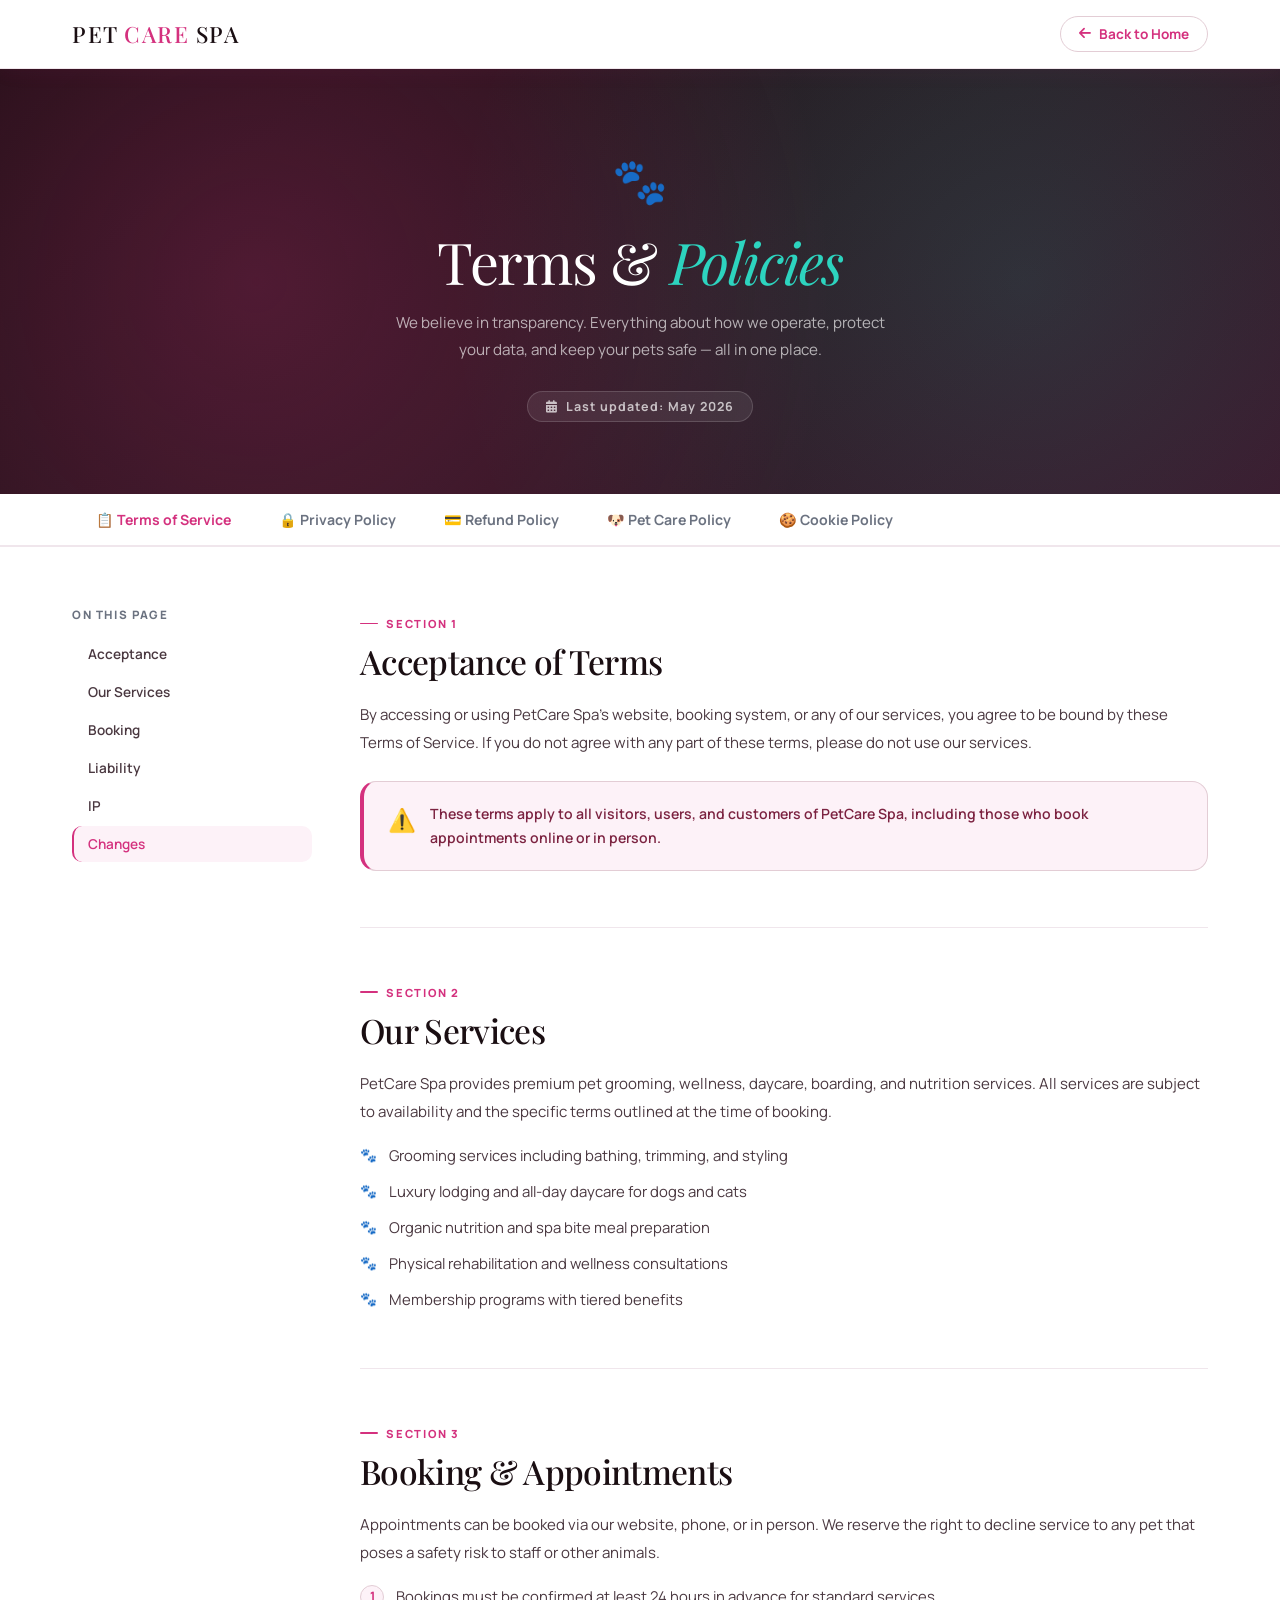
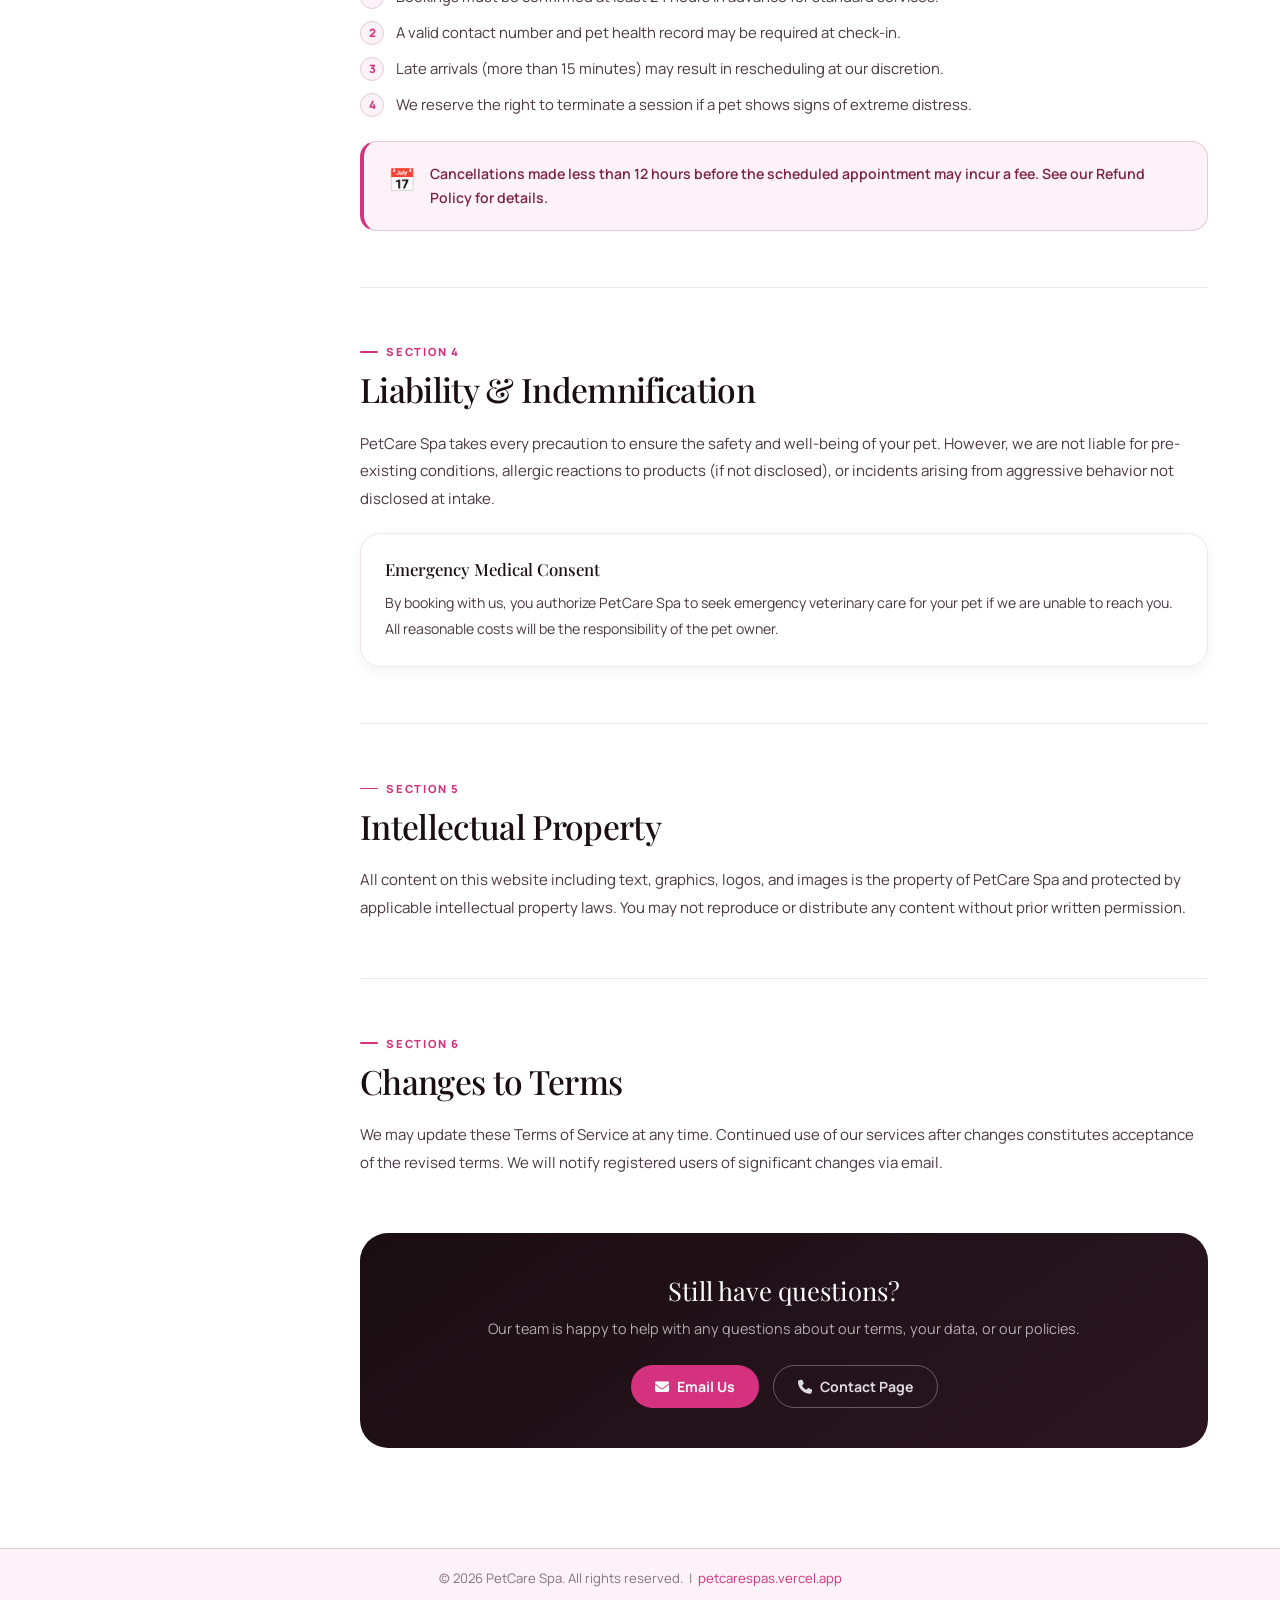
<file: pages/terms.html>
<!DOCTYPE html>
<html lang="en">
<head>
  <meta charset="UTF-8" />
  <meta name="viewport" content="width=device-width, initial-scale=1.0" />
  <title>Terms & Policies — PetCare Spa</title>
  <link rel="preconnect" href="https://fonts.googleapis.com" />
  <link href="https://fonts.googleapis.com/css2?family=Playfair+Display:ital,wght@0,400;0,500;1,400&family=Manrope:wght@300;400;600;700;800&family=Caveat:wght@600&display=swap" rel="stylesheet" />
  <link rel="stylesheet" href="https://cdnjs.cloudflare.com/ajax/libs/font-awesome/6.5.0/css/all.min.css" />
  <style>
    :root {
      --pink: #d4317e;
      --pink-deep: #a8185a;
      --pink-dark: #7c2341;
      --pink-pale: #fdf2f8;
      --pink-border: #e3cdd5;
      --teal: #2dd4bf;
      --teal-dark: #0e9f8e;
      --white: #fff;
      --dark: #1a0e12;
      --gray: #6b7280;
      --border: #f0e6ec;
      --font-body: 'Manrope', sans-serif;
      --font-display: 'Playfair Display', Georgia, serif;
      --font-hand: 'Caveat', cursive;
    }

    * { margin: 0; padding: 0; box-sizing: border-box; }

    body {
      font-family: var(--font-body);
      color: var(--dark);
      background: #fff;
      overflow-x: hidden;
      -webkit-font-smoothing: antialiased;
    }

    /* ── NAVBAR ── */
    .tp-nav {
      position: sticky;
      top: 0;
      z-index: 999;
      background: #fff;
      border-bottom: 1.5px solid var(--border);
      box-shadow: 0 2px 20px rgba(212,49,126,0.07);
    }
    .tp-nav__inner {
      max-width: 1200px;
      margin: auto;
      padding: 0 32px;
      height: 68px;
      display: flex;
      align-items: center;
      justify-content: space-between;
    }
    .tp-nav__logo {
      font-family: var(--font-display);
      font-size: 1.4rem;
      font-weight: 500;
      letter-spacing: 1.5px;
      text-transform: uppercase;
      color: var(--dark);
      text-decoration: none;
    }
    .tp-nav__logo span { color: var(--pink); }
    .tp-nav__back {
      display: inline-flex;
      align-items: center;
      gap: 8px;
      font-size: 0.85rem;
      font-weight: 700;
      color: var(--pink);
      text-decoration: none;
      padding: 8px 18px;
      border: 1.5px solid var(--pink-border);
      border-radius: 999px;
      transition: 0.2s;
    }
    .tp-nav__back:hover {
      background: var(--pink-pale);
    }

    /* ── HERO ── */
    .tp-hero {
      background: linear-gradient(145deg, #1a0e12 0%, #2b1620 55%, #3c1228 100%);
      padding: 80px 32px 72px;
      text-align: center;
      position: relative;
      overflow: hidden;
    }
    .tp-hero::before {
      content: '';
      position: absolute;
      inset: 0;
      background:
        radial-gradient(circle at 20% 50%, rgba(212,49,126,0.25), transparent 55%),
        radial-gradient(circle at 80% 50%, rgba(45,212,191,0.15), transparent 55%);
    }
    .tp-hero__inner { position: relative; z-index: 1; }
    .tp-hero__paw {
      font-size: 2.8rem;
      margin-bottom: 18px;
      display: block;
    }
    .tp-hero h1 {
      font-family: var(--font-display);
      font-size: clamp(2rem, 5vw, 3.6rem);
      font-weight: 400;
      color: #fff;
      line-height: 1.15;
      margin-bottom: 16px;
      letter-spacing: -0.02em;
    }
    .tp-hero h1 em {
      font-style: italic;
      color: var(--teal);
    }
    .tp-hero p {
      color: rgba(255,255,255,0.65);
      font-size: 0.95rem;
      line-height: 1.75;
      max-width: 500px;
      margin: 0 auto 28px;
    }
    .tp-hero__date {
      display: inline-flex;
      align-items: center;
      gap: 8px;
      background: rgba(255,255,255,0.08);
      border: 1px solid rgba(255,255,255,0.15);
      color: rgba(255,255,255,0.7);
      font-size: 0.78rem;
      font-weight: 700;
      letter-spacing: 0.08em;
      padding: 6px 18px;
      border-radius: 999px;
    }

    /* ── TAB NAV ── */
    .tp-tabs {
      background: #fff;
      border-bottom: 2px solid var(--border);
      position: sticky;
      top: 68px;
      z-index: 99;
    }
    .tp-tabs__inner {
      max-width: 1200px;
      margin: auto;
      padding: 0 32px;
      display: flex;
      gap: 0;
      overflow-x: auto;
      scrollbar-width: none;
    }
    .tp-tabs__inner::-webkit-scrollbar { display: none; }
    .tp-tab {
      padding: 16px 24px;
      font-size: 0.88rem;
      font-weight: 700;
      color: var(--gray);
      cursor: pointer;
      border: none;
      background: none;
      border-bottom: 2.5px solid transparent;
      margin-bottom: -2px;
      white-space: nowrap;
      transition: 0.2s;
      font-family: var(--font-body);
    }
    .tp-tab:hover { color: var(--pink); }
    .tp-tab.active {
      color: var(--pink);
      border-bottom-color: var(--pink);
    }

    /* ── LAYOUT ── */
    .tp-layout {
      max-width: 1200px;
      margin: 0 auto;
      padding: 60px 32px 100px;
      display: grid;
      grid-template-columns: 240px 1fr;
      gap: 48px;
      align-items: start;
    }

    /* ── SIDEBAR ── */
    .tp-sidebar {
      position: sticky;
      top: 130px;
    }
    .tp-sidebar__title {
      font-size: 0.72rem;
      font-weight: 800;
      letter-spacing: 0.14em;
      text-transform: uppercase;
      color: var(--gray);
      margin-bottom: 14px;
    }
    .tp-sidebar__nav {
      display: flex;
      flex-direction: column;
      gap: 2px;
    }
    .tp-sidebar__link {
      display: block;
      padding: 9px 14px;
      font-size: 0.85rem;
      font-weight: 600;
      color: #4a3840;
      text-decoration: none;
      border-radius: 10px;
      border-left: 2.5px solid transparent;
      transition: 0.18s;
    }
    .tp-sidebar__link:hover {
      background: var(--pink-pale);
      color: var(--pink);
    }
    .tp-sidebar__link.active {
      background: var(--pink-pale);
      color: var(--pink);
      border-left-color: var(--pink);
    }

    /* ── PANELS ── */
    .tp-panel { display: none; }
    .tp-panel.active { display: block; }

    /* ── SECTION ── */
    .tp-section {
      margin-bottom: 56px;
      scroll-margin-top: 160px;
    }
    .tp-section__eyebrow {
      display: inline-flex;
      align-items: center;
      gap: 8px;
      font-size: 0.7rem;
      font-weight: 800;
      letter-spacing: 0.16em;
      text-transform: uppercase;
      color: var(--pink);
      margin-bottom: 10px;
    }
    .tp-section__eyebrow::before {
      content: '';
      width: 18px;
      height: 1.5px;
      background: var(--pink);
      border-radius: 2px;
    }
    .tp-section h2 {
      font-family: var(--font-display);
      font-size: clamp(1.5rem, 3vw, 2.1rem);
      font-weight: 500;
      color: var(--dark);
      margin-bottom: 20px;
      letter-spacing: -0.02em;
      line-height: 1.2;
    }
    .tp-section p {
      font-size: 0.94rem;
      color: #4a3840;
      line-height: 1.85;
      margin-bottom: 16px;
    }
    .tp-section ul, .tp-section ol {
      padding-left: 0;
      list-style: none;
      display: flex;
      flex-direction: column;
      gap: 10px;
      margin-bottom: 16px;
    }
    .tp-section ul li, .tp-section ol li {
      font-size: 0.93rem;
      color: #4a3840;
      line-height: 1.75;
      display: flex;
      gap: 12px;
      align-items: flex-start;
    }
    .tp-section ul li::before {
      content: '🐾';
      font-size: 0.85rem;
      flex-shrink: 0;
      margin-top: 2px;
    }
    .tp-section ol { counter-reset: ol-counter; }
    .tp-section ol li { counter-increment: ol-counter; }
    .tp-section ol li::before {
      content: counter(ol-counter);
      width: 22px;
      height: 22px;
      background: var(--pink-pale);
      border: 1.5px solid var(--pink-border);
      border-radius: 50%;
      font-size: 0.72rem;
      font-weight: 800;
      color: var(--pink);
      display: flex;
      align-items: center;
      justify-content: center;
      flex-shrink: 0;
      margin-top: 2px;
    }

    /* ── CALLOUT BOX ── */
    .tp-callout {
      background: var(--pink-pale);
      border: 1.5px solid var(--pink-border);
      border-left: 4px solid var(--pink);
      border-radius: 16px;
      padding: 20px 24px;
      margin: 24px 0;
      display: flex;
      gap: 14px;
      align-items: flex-start;
    }
    .tp-callout__icon {
      font-size: 1.4rem;
      flex-shrink: 0;
      margin-top: 2px;
    }
    .tp-callout p {
      margin: 0;
      font-size: 0.88rem;
      color: var(--pink-dark);
      font-weight: 600;
      line-height: 1.7;
    }

    /* ── INFO CARD ── */
    .tp-card {
      background: #fff;
      border: 1px solid var(--border);
      border-radius: 20px;
      padding: 24px;
      margin: 20px 0;
      box-shadow: 0 4px 16px rgba(26,14,18,0.05);
    }
    .tp-card h4 {
      font-family: var(--font-display);
      font-size: 1.05rem;
      font-weight: 500;
      color: var(--dark);
      margin-bottom: 10px;
    }
    .tp-card p {
      margin: 0;
      font-size: 0.88rem;
    }

    /* ── TABLE ── */
    .tp-table-wrap { overflow-x: auto; margin: 20px 0; }
    .tp-table {
      width: 100%;
      border-collapse: collapse;
      font-size: 0.88rem;
      border-radius: 14px;
      overflow: hidden;
      box-shadow: 0 4px 16px rgba(26,14,18,0.06);
    }
    .tp-table th {
      background: var(--dark);
      color: #fff;
      padding: 13px 18px;
      text-align: left;
      font-weight: 700;
      font-size: 0.8rem;
      letter-spacing: 0.04em;
    }
    .tp-table td {
      padding: 12px 18px;
      border-bottom: 1px solid var(--border);
      color: #4a3840;
      vertical-align: top;
      line-height: 1.6;
    }
    .tp-table tr:last-child td { border-bottom: none; }
    .tp-table tr:nth-child(even) td { background: #fdf8fb; }

    /* ── DIVIDER ── */
    .tp-divider {
      border: none;
      border-top: 1.5px solid var(--border);
      margin: 48px 0;
    }

    /* ── CONTACT BOX ── */
    .tp-contact {
      background: linear-gradient(145deg, #1a0e12, #2b1620);
      border-radius: 28px;
      padding: 40px;
      text-align: center;
      color: #fff;
      margin-top: 48px;
    }
    .tp-contact h3 {
      font-family: var(--font-display);
      font-size: 1.6rem;
      font-weight: 400;
      margin-bottom: 10px;
    }
    .tp-contact p {
      color: rgba(255,255,255,0.65);
      font-size: 0.9rem;
      margin-bottom: 24px;
      line-height: 1.7;
    }
    .tp-contact__links {
      display: flex;
      gap: 14px;
      justify-content: center;
      flex-wrap: wrap;
    }
    .tp-contact__btn {
      display: inline-flex;
      align-items: center;
      gap: 8px;
      padding: 11px 24px;
      border-radius: 999px;
      font-size: 0.88rem;
      font-weight: 700;
      text-decoration: none;
      transition: 0.2s;
    }
    .tp-contact__btn--primary {
      background: var(--pink);
      color: #fff;
    }
    .tp-contact__btn--primary:hover { background: var(--pink-deep); }
    .tp-contact__btn--outline {
      border: 1.5px solid rgba(255,255,255,0.3);
      color: rgba(255,255,255,0.85);
    }
    .tp-contact__btn--outline:hover { background: rgba(255,255,255,0.1); }

    /* ── FOOTER NOTE ── */
    .tp-footer-note {
      background: var(--pink-pale);
      border-top: 1.5px solid var(--pink-border);
      text-align: center;
      padding: 20px 32px;
      font-size: 0.82rem;
      color: #887278;
    }

    /* ── RESPONSIVE ── */
    @media (max-width: 900px) {
      .tp-layout {
        grid-template-columns: 1fr;
        padding: 40px 20px 80px;
      }
      .tp-sidebar {
        display: none;
      }
      .tp-tabs {
        top: 68px;
      }
    }
    @media (max-width: 600px) {
      .tp-hero { padding: 56px 20px 48px; }
      .tp-tabs__inner { padding: 0 16px; }
      .tp-tab { padding: 14px 16px; font-size: 0.82rem; }
      .tp-contact { padding: 28px 20px; }
    }
  </style>
</head>
<body>

<!-- NAVBAR -->
<nav class="tp-nav">
  <div class="tp-nav__inner">
    <a href="/index.html" class="tp-nav__logo">Pet <span>Care</span> Spa</a>
    <a href="/index.html" class="tp-nav__back">
      <i class="fa fa-arrow-left"></i> Back to Home
    </a>
  </div>
</nav>

<!-- HERO -->
<div class="tp-hero">
  <div class="tp-hero__inner">
    <span class="tp-hero__paw">🐾</span>
    <h1>Terms &amp; <em>Policies</em></h1>
    <p>We believe in transparency. Everything about how we operate, protect your data, and keep your pets safe — all in one place.</p>
    <span class="tp-hero__date"><i class="fa fa-calendar-alt"></i> Last updated: May 2026</span>
  </div>
</div>

<!-- TABS -->
<div class="tp-tabs">
  <div class="tp-tabs__inner">
    <button class="tp-tab active" onclick="switchTabTerms('terms', this)">📋 Terms of Service</button>
    <button class="tp-tab" onclick="switchTabTerms('privacy', this)">🔒 Privacy Policy</button>
    <button class="tp-tab" onclick="switchTabTerms('refund', this)">💳 Refund Policy</button>
    <button class="tp-tab" onclick="switchTabTerms('pet', this)">🐶 Pet Care Policy</button>
    <button class="tp-tab" onclick="switchTabTerms('cookie', this)">🍪 Cookie Policy</button>
  </div>
</div>

<!-- LAYOUT -->
<div class="tp-layout">

  <!-- SIDEBAR -->
  <aside class="tp-sidebar" id="sidebar">
    <div class="tp-sidebar__title">On this page</div>
    <nav class="tp-sidebar__nav" id="sidebar-nav"></nav>
  </aside>

  <!-- CONTENT -->
  <main>

    <!-- ═══════════ TERMS OF SERVICE ═══════════ -->
    <div class="tp-panel active" id="panel-terms">

      <div class="tp-section" id="terms-acceptance">
        <span class="tp-section__eyebrow">Section 1</span>
        <h2>Acceptance of Terms</h2>
        <p>By accessing or using PetCare Spa's website, booking system, or any of our services, you agree to be bound by these Terms of Service. If you do not agree with any part of these terms, please do not use our services.</p>
        <div class="tp-callout">
          <span class="tp-callout__icon">⚠️</span>
          <p>These terms apply to all visitors, users, and customers of PetCare Spa, including those who book appointments online or in person.</p>
        </div>
      </div>

      <hr class="tp-divider" />

      <div class="tp-section" id="terms-services">
        <span class="tp-section__eyebrow">Section 2</span>
        <h2>Our Services</h2>
        <p>PetCare Spa provides premium pet grooming, wellness, daycare, boarding, and nutrition services. All services are subject to availability and the specific terms outlined at the time of booking.</p>
        <ul>
          <li>Grooming services including bathing, trimming, and styling</li>
          <li>Luxury lodging and all-day daycare for dogs and cats</li>
          <li>Organic nutrition and spa bite meal preparation</li>
          <li>Physical rehabilitation and wellness consultations</li>
          <li>Membership programs with tiered benefits</li>
        </ul>
      </div>

      <hr class="tp-divider" />

      <div class="tp-section" id="terms-booking">
        <span class="tp-section__eyebrow">Section 3</span>
        <h2>Booking &amp; Appointments</h2>
        <p>Appointments can be booked via our website, phone, or in person. We reserve the right to decline service to any pet that poses a safety risk to staff or other animals.</p>
        <ol>
          <li>Bookings must be confirmed at least 24 hours in advance for standard services.</li>
          <li>A valid contact number and pet health record may be required at check-in.</li>
          <li>Late arrivals (more than 15 minutes) may result in rescheduling at our discretion.</li>
          <li>We reserve the right to terminate a session if a pet shows signs of extreme distress.</li>
        </ol>
        <div class="tp-callout">
          <span class="tp-callout__icon">📅</span>
          <p>Cancellations made less than 12 hours before the scheduled appointment may incur a fee. See our Refund Policy for details.</p>
        </div>
      </div>

      <hr class="tp-divider" />

      <div class="tp-section" id="terms-liability">
        <span class="tp-section__eyebrow">Section 4</span>
        <h2>Liability &amp; Indemnification</h2>
        <p>PetCare Spa takes every precaution to ensure the safety and well-being of your pet. However, we are not liable for pre-existing conditions, allergic reactions to products (if not disclosed), or incidents arising from aggressive behavior not disclosed at intake.</p>
        <div class="tp-card">
          <h4>Emergency Medical Consent</h4>
          <p>By booking with us, you authorize PetCare Spa to seek emergency veterinary care for your pet if we are unable to reach you. All reasonable costs will be the responsibility of the pet owner.</p>
        </div>
      </div>

      <hr class="tp-divider" />

      <div class="tp-section" id="terms-ip">
        <span class="tp-section__eyebrow">Section 5</span>
        <h2>Intellectual Property</h2>
        <p>All content on this website including text, graphics, logos, and images is the property of PetCare Spa and protected by applicable intellectual property laws. You may not reproduce or distribute any content without prior written permission.</p>
      </div>

      <hr class="tp-divider" />

      <div class="tp-section" id="terms-changes">
        <span class="tp-section__eyebrow">Section 6</span>
        <h2>Changes to Terms</h2>
        <p>We may update these Terms of Service at any time. Continued use of our services after changes constitutes acceptance of the revised terms. We will notify registered users of significant changes via email.</p>
      </div>

    </div>

    <!-- ═══════════ PRIVACY POLICY ═══════════ -->
    <div class="tp-panel" id="panel-privacy">

      <div class="tp-section" id="privacy-collect">
        <span class="tp-section__eyebrow">Section 1</span>
        <h2>Information We Collect</h2>
        <p>We collect information you provide when booking appointments, creating an account, or contacting us. This includes:</p>
        <ul>
          <li>Name, email address, and phone number</li>
          <li>Pet information (name, breed, age, medical history)</li>
          <li>Payment information (processed securely — we do not store card numbers)</li>
          <li>Appointment history and service preferences</li>
          <li>Communication records with our team</li>
        </ul>
        <p>We also automatically collect technical data such as IP address, browser type, and pages visited through cookies and analytics tools.</p>
      </div>

      <hr class="tp-divider" />

      <div class="tp-section" id="privacy-use">
        <span class="tp-section__eyebrow">Section 2</span>
        <h2>How We Use Your Data</h2>
        <div class="tp-table-wrap">
          <table class="tp-table">
            <thead>
              <tr>
                <th>Purpose</th>
                <th>Data Used</th>
                <th>Legal Basis</th>
              </tr>
            </thead>
            <tbody>
              <tr><td>Booking &amp; service delivery</td><td>Name, contact, pet info</td><td>Contractual necessity</td></tr>
              <tr><td>Payment processing</td><td>Billing details</td><td>Contractual necessity</td></tr>
              <tr><td>Marketing emails</td><td>Email, preferences</td><td>Consent (opt-in)</td></tr>
              <tr><td>Website analytics</td><td>Usage data, cookies</td><td>Legitimate interest</td></tr>
              <tr><td>Legal compliance</td><td>Any relevant data</td><td>Legal obligation</td></tr>
            </tbody>
          </table>
        </div>
      </div>

      <hr class="tp-divider" />

      <div class="tp-section" id="privacy-share">
        <span class="tp-section__eyebrow">Section 3</span>
        <h2>Data Sharing</h2>
        <p>We do not sell your personal data. We may share information with trusted third parties only where necessary:</p>
        <ul>
          <li>Payment processors (e.g. Stripe) for secure transactions</li>
          <li>Email service providers for appointment confirmations</li>
          <li>Veterinary partners in case of emergency</li>
          <li>Law enforcement if required by law</li>
        </ul>
      </div>

      <hr class="tp-divider" />

      <div class="tp-section" id="privacy-rights">
        <span class="tp-section__eyebrow">Section 4</span>
        <h2>Your Rights</h2>
        <p>You have the right to access, correct, or delete your personal data at any time. To exercise your rights, contact us at <strong>privacy@petcarespas.com</strong>.</p>
        <ul>
          <li>Right to access your personal data</li>
          <li>Right to correct inaccurate data</li>
          <li>Right to request deletion ("right to be forgotten")</li>
          <li>Right to withdraw marketing consent</li>
          <li>Right to data portability</li>
        </ul>
      </div>

      <hr class="tp-divider" />

      <div class="tp-section" id="privacy-retention">
        <span class="tp-section__eyebrow">Section 5</span>
        <h2>Data Retention</h2>
        <p>We retain your data for as long as necessary to provide our services and comply with legal obligations. Account data is deleted within 90 days of account closure upon request.</p>
      </div>

    </div>

    <!-- ═══════════ REFUND POLICY ═══════════ -->
    <div class="tp-panel" id="panel-refund">

      <div class="tp-section" id="refund-cancellation">
        <span class="tp-section__eyebrow">Section 1</span>
        <h2>Cancellation Policy</h2>
        <p>We understand that plans change. Our cancellation policy is designed to be fair to both our clients and our team.</p>
        <div class="tp-table-wrap">
          <table class="tp-table">
            <thead>
              <tr><th>Notice Given</th><th>Refund</th><th>Notes</th></tr>
            </thead>
            <tbody>
              <tr><td>48+ hours before</td><td>Full refund</td><td>No questions asked</td></tr>
              <tr><td>24–48 hours before</td><td>50% refund</td><td>Or reschedule free</td></tr>
              <tr><td>12–24 hours before</td><td>No refund</td><td>Reschedule fee applies</td></tr>
              <tr><td>Less than 12 hours</td><td>No refund</td><td>Full charge applies</td></tr>
              <tr><td>No-show</td><td>No refund</td><td>Full charge applies</td></tr>
            </tbody>
          </table>
        </div>
        <div class="tp-callout">
          <span class="tp-callout__icon">💡</span>
          <p>Members on Gold tier and above receive one free late cancellation per month as part of their membership benefits.</p>
        </div>
      </div>

      <hr class="tp-divider" />

      <div class="tp-section" id="refund-service">
        <span class="tp-section__eyebrow">Section 2</span>
        <h2>Service Satisfaction</h2>
        <p>If you are not satisfied with the result of a grooming or spa service, please inform us within 48 hours. We will offer a complimentary redo or partial refund at our discretion.</p>
        <ul>
          <li>Grooming dissatisfaction: complimentary redo within 5 days</li>
          <li>Product allergic reactions (undisclosed): full refund of product cost</li>
          <li>Boarding complaints: reviewed case-by-case</li>
        </ul>
      </div>

      <hr class="tp-divider" />

      <div class="tp-section" id="refund-membership">
        <span class="tp-section__eyebrow">Section 3</span>
        <h2>Membership Refunds</h2>
        <p>Monthly memberships may be cancelled at any time with effect from the next billing cycle. Annual memberships are non-refundable after the 14-day cooling-off period, but may be transferred to another pet owner.</p>
      </div>

    </div>

    <!-- ═══════════ PET CARE POLICY ═══════════ -->
    <div class="tp-panel" id="panel-pet">

      <div class="tp-section" id="pet-health">
        <span class="tp-section__eyebrow">Section 1</span>
        <h2>Health Requirements</h2>
        <p>For the safety of all animals in our care, we require all pets to meet the following health standards before services are rendered:</p>
        <ul>
          <li>Up-to-date vaccinations (Rabies, DHPP for dogs; FVRCP for cats)</li>
          <li>Flea and tick treatment within the last 30 days</li>
          <li>No contagious illnesses or open wounds</li>
          <li>Pets showing signs of illness will be isolated and owners contacted</li>
        </ul>
        <div class="tp-callout">
          <span class="tp-callout__icon">💉</span>
          <p>Vaccination records may be requested at any visit. Please bring your pet's health booklet or have your vet send records in advance.</p>
        </div>
      </div>

      <hr class="tp-divider" />

      <div class="tp-section" id="pet-behavior">
        <span class="tp-section__eyebrow">Section 2</span>
        <h2>Behavior &amp; Aggression</h2>
        <p>We work with pets of all temperaments but reserve the right to stop a service if a pet poses a danger to staff or other animals. Please disclose any history of aggression at the time of booking.</p>
        <ul>
          <li>Muzzling may be used for the safety of staff and your pet</li>
          <li>Pets with extreme anxiety may be referred to a veterinarian before services</li>
          <li>We do not use sedation — all calming methods are natural and gentle</li>
        </ul>
      </div>

      <hr class="tp-divider" />

      <div class="tp-section" id="pet-emergency">
        <span class="tp-section__eyebrow">Section 3</span>
        <h2>Emergency Procedures</h2>
        <p>In the event of a medical emergency, our staff is trained in pet first aid. We will contact you immediately and, if necessary, transport your pet to the nearest veterinary clinic.</p>
        <div class="tp-card">
          <h4>Emergency Contacts</h4>
          <p>Please ensure your contact details are up to date at all times and provide an alternative emergency contact when booking overnight stays.</p>
        </div>
      </div>

      <hr class="tp-divider" />

      <div class="tp-section" id="pet-photo">
        <span class="tp-section__eyebrow">Section 4</span>
        <h2>Photography &amp; Media</h2>
        <p>We love sharing our adorable clients on social media! We may photograph or film your pet during their stay. If you prefer your pet not to be featured, please let us know at check-in.</p>
      </div>

    </div>

    <!-- ═══════════ COOKIE POLICY ═══════════ -->
    <div class="tp-panel" id="panel-cookie">

      <div class="tp-section" id="cookie-what">
        <span class="tp-section__eyebrow">Section 1</span>
        <h2>What Are Cookies?</h2>
        <p>Cookies are small text files stored on your device when you visit our website. They help us provide a better experience by remembering your preferences and understanding how you use our site.</p>
      </div>

      <hr class="tp-divider" />

      <div class="tp-section" id="cookie-types">
        <span class="tp-section__eyebrow">Section 2</span>
        <h2>Types of Cookies We Use</h2>
        <div class="tp-table-wrap">
          <table class="tp-table">
            <thead>
              <tr><th>Cookie Type</th><th>Purpose</th><th>Duration</th></tr>
            </thead>
            <tbody>
              <tr><td>Essential</td><td>Required for the website to function (login, cart)</td><td>Session</td></tr>
              <tr><td>Functional</td><td>Remember your preferences and language</td><td>1 year</td></tr>
              <tr><td>Analytics</td><td>Understand how visitors use the site (Google Analytics)</td><td>2 years</td></tr>
              <tr><td>Marketing</td><td>Show relevant ads and promotions</td><td>90 days</td></tr>
            </tbody>
          </table>
        </div>
      </div>

      <hr class="tp-divider" />

      <div class="tp-section" id="cookie-control">
        <span class="tp-section__eyebrow">Section 3</span>
        <h2>Managing Cookies</h2>
        <p>You can control and delete cookies through your browser settings. Note that disabling certain cookies may affect the functionality of our website.</p>
        <ul>
          <li>Chrome: Settings → Privacy → Cookies</li>
          <li>Safari: Preferences → Privacy</li>
          <li>Firefox: Options → Privacy &amp; Security</li>
          <li>Edge: Settings → Cookies and site permissions</li>
        </ul>
        <div class="tp-callout">
          <span class="tp-callout__icon">🍪</span>
          <p>By continuing to use our website after seeing this notice, you consent to our use of non-essential cookies. You can withdraw consent at any time.</p>
        </div>
      </div>

    </div>

    <!-- CONTACT BOX (shared) -->
    <div class="tp-contact">
      <h3>Still have questions?</h3>
      <p>Our team is happy to help with any questions about our terms, your data, or our policies.</p>
      <div class="tp-contact__links">
        <a href="mailto:hello@petcarespas.com" class="tp-contact__btn tp-contact__btn--primary">
          <i class="fa fa-envelope"></i> Email Us
        </a>
        <a href="/pages/contact.html" class="tp-contact__btn tp-contact__btn--outline">
          <i class="fa fa-phone"></i> Contact Page
        </a>
      </div>
    </div>

  </main>
</div>

<!-- FOOTER NOTE -->
<div class="tp-footer-note">
  © 2026 PetCare Spa. All rights reserved. &nbsp;|&nbsp;
  <a href="#" style="color: var(--pink); text-decoration: none;">petcarespas.vercel.app</a>
</div>

<script>
  const panels = {
    terms:   { id: 'panel-terms',   sections: ['terms-acceptance','terms-services','terms-booking','terms-liability','terms-ip','terms-changes'], labels: ['Acceptance','Our Services','Booking','Liability','IP','Changes'] },
    privacy: { id: 'panel-privacy', sections: ['privacy-collect','privacy-use','privacy-share','privacy-rights','privacy-retention'], labels: ['Data Collected','How We Use It','Data Sharing','Your Rights','Retention'] },
    refund:  { id: 'panel-refund',  sections: ['refund-cancellation','refund-service','refund-membership'], labels: ['Cancellation','Service Satisfaction','Memberships'] },
    pet:     { id: 'panel-pet',     sections: ['pet-health','pet-behavior','pet-emergency','pet-photo'], labels: ['Health Requirements','Behavior','Emergencies','Photography'] },
    cookie:  { id: 'panel-cookie',  sections: ['cookie-what','cookie-types','cookie-control'], labels: ['What Are Cookies','Types We Use','Managing Cookies'] },
  };

  function switchTabTerms(key, btn) {
    // panels
    document.querySelectorAll('.tp-panel').forEach(p => p.classList.remove('active'));
    document.getElementById(panels[key].id).classList.add('active');
    // tabs
    document.querySelectorAll('.tp-tab').forEach(t => t.classList.remove('active'));
    btn.classList.add('active');
    // sidebar
    buildSidebar(key);
    window.scrollTo({ top: 0, behavior: 'smooth' });
  }

  function buildSidebar(key) {
    const nav = document.getElementById('sidebar-nav');
    nav.innerHTML = '';
    const { sections, labels } = panels[key];
    sections.forEach((id, i) => {
      const a = document.createElement('a');
      a.href = '#' + id;
      a.className = 'tp-sidebar__link' + (i === 0 ? ' active' : '');
      a.textContent = labels[i];
      a.addEventListener('click', () => {
        document.querySelectorAll('.tp-sidebar__link').forEach(l => l.classList.remove('active'));
        a.classList.add('active');
      });
      nav.appendChild(a);
    });
  }

  // Init sidebar for default tab
  buildSidebar('terms');

  // Scroll spy
  const observer = new IntersectionObserver((entries) => {
    entries.forEach(e => {
      if (e.isIntersecting) {
        const id = e.target.id;
        document.querySelectorAll('.tp-sidebar__link').forEach(l => {
          l.classList.toggle('active', l.getAttribute('href') === '#' + id);
        });
      }
    });
  }, { rootMargin: '-30% 0px -60% 0px' });

  document.querySelectorAll('.tp-section[id]').forEach(s => observer.observe(s));

  // Đọc tab từ ?tab=xxx
const urlTab = new URLSearchParams(location.search).get('tab');
if (urlTab && panels[urlTab]) {
  const btns = document.querySelectorAll('.tp-tab');
  const keys = Object.keys(panels);
  const idx = keys.indexOf(urlTab);
  if (idx > -1) switchTab(urlTab, btns[idx]);
}
</script>
</body>
</html>
</file>
